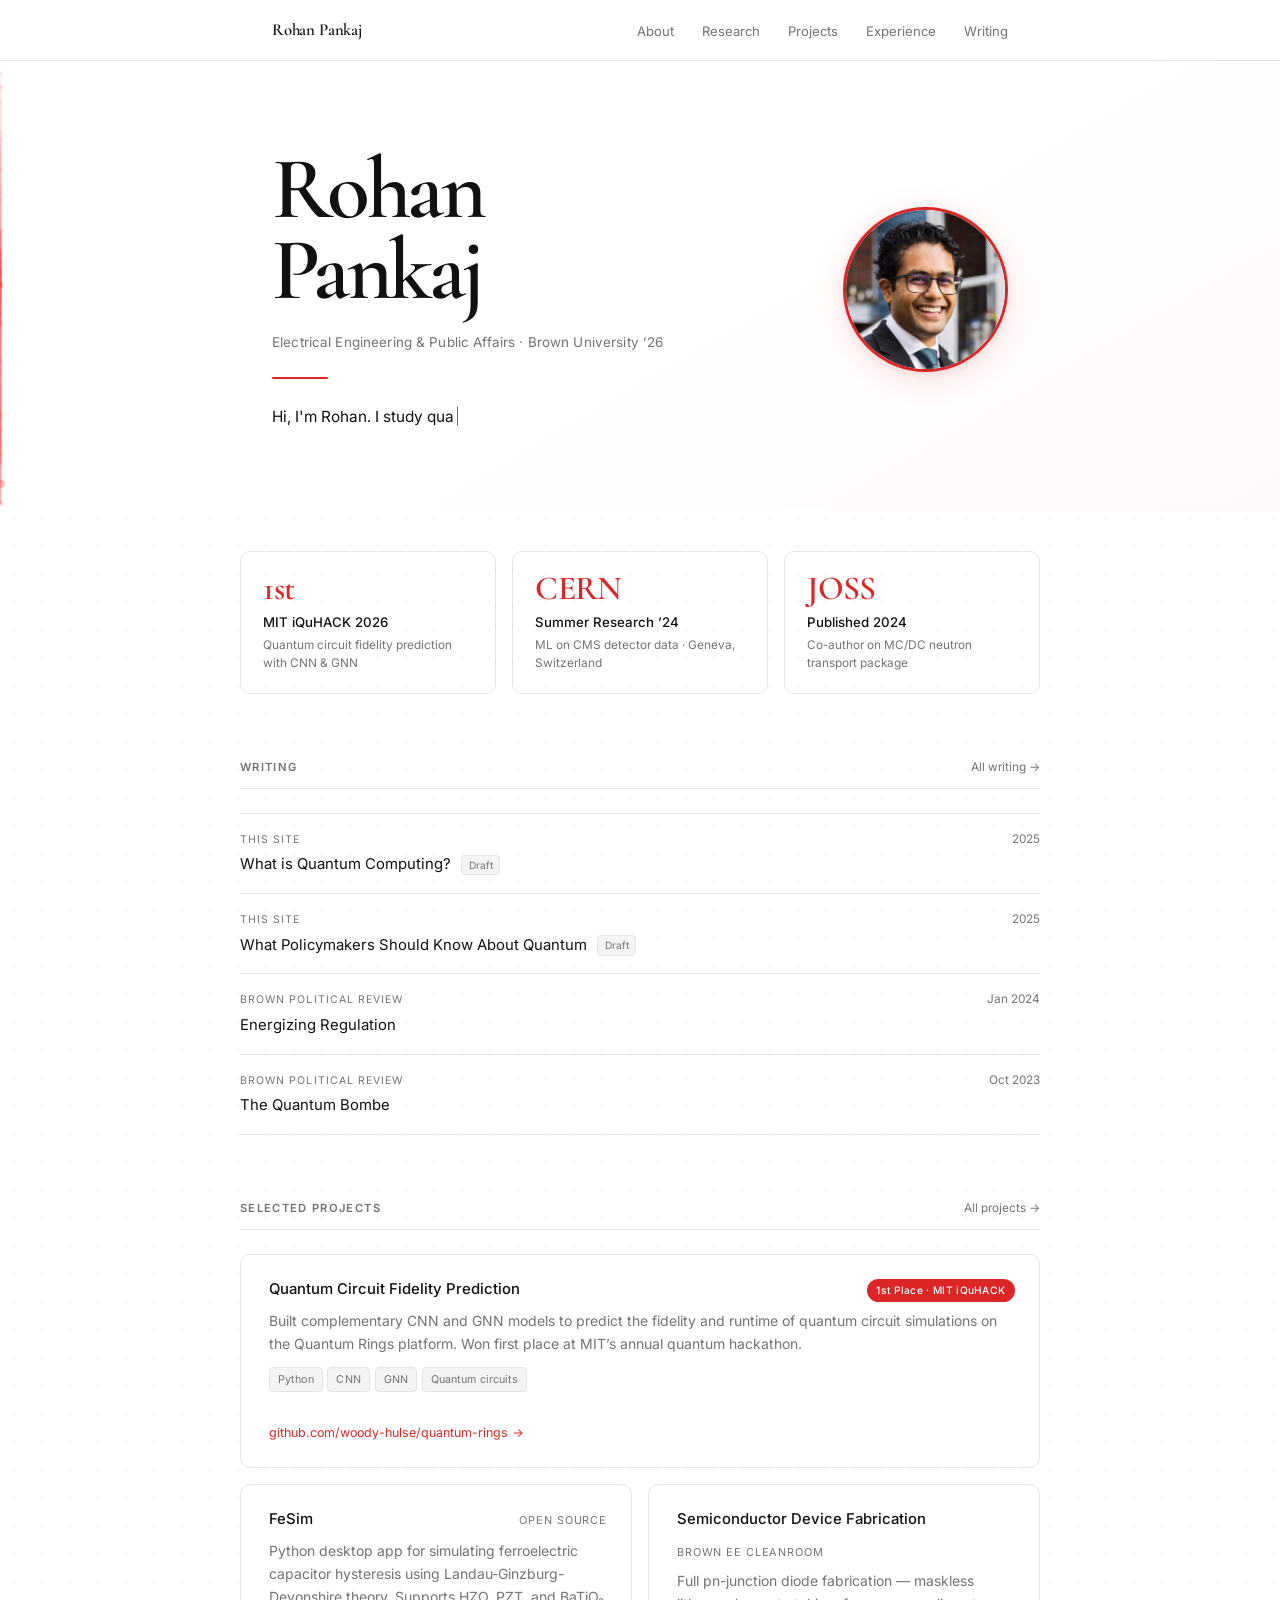
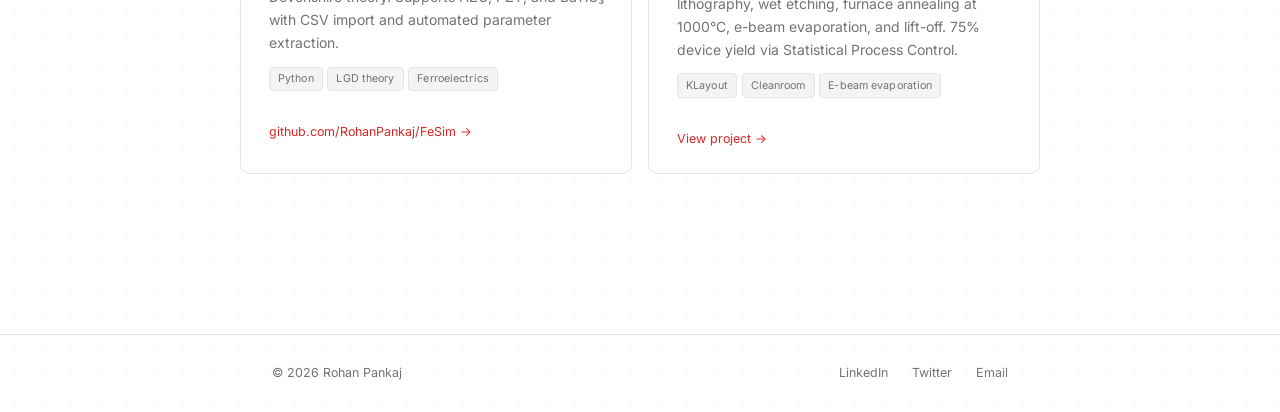
<file: index.html>
<!DOCTYPE html>
<html lang="en">
<head>
  <meta charset="UTF-8" />
  <meta name="viewport" content="width=device-width, initial-scale=1.0" />
  <title>Rohan Pankaj</title>
  <meta name="description" content="Rohan Pankaj — Electrical Engineering and Public Affairs at Brown University. Quantum computing, hardware, and science policy." />
  <link rel="stylesheet" href="css/style.css" />
  <style>
    .hero h1        { animation: hfade 0.7s ease both; animation-delay: 0.05s; }
    .tagline        { animation: hfade 0.7s ease both; animation-delay: 0.2s; }
    .accent-rule    { animation: hfade 0.7s ease both; animation-delay: 0.3s; }
    .hero-bio-wrap  { animation: hfade 0.7s ease both; animation-delay: 0.4s; }
    .hero-visual    { animation: hfade 0.7s ease both; animation-delay: 0.5s; }
    @keyframes hfade {
      from { opacity: 0; transform: translateY(16px); }
      to   { opacity: 1; transform: translateY(0); }
    }
  </style>
</head>
<body>

<nav>
  <div class="container">
    <a href="index.html" class="nav-name">Rohan Pankaj</a>
    <ul class="nav-links">
      <li><a href="about.html">About</a></li>
      <li><a href="research.html">Research</a></li>
      <li><a href="projects.html">Projects</a></li>
      <li><a href="experience.html">Experience</a></li>
      <li><a href="writing.html">Writing</a></li>
    </ul>
  </div>
</nav>

<main>

  <section class="hero">
    <canvas id="particles" aria-hidden="true"></canvas>
    <div class="container">
      <div class="hero-inner">

        <div class="hero-text">
          <h1>Rohan<br>Pankaj</h1>
          <p class="tagline">Electrical Engineering &amp; Public Affairs &middot; Brown University &rsquo;26</p>
          <span class="accent-rule"></span>
          <div class="hero-bio-wrap">
            <span id="typewriter-out" class="hero-bio"></span><span class="tw-cursor" aria-hidden="true">|</span>
          </div>
        </div>

        <div class="hero-visual">
          <img src="photos/headshot.jpg" alt="Rohan Pankaj" class="hero-photo" />
        </div>

      </div>
    </div>
  </section>

  <div class="container page-content">

    <!-- Key highlights -->
    <section class="section fade-in">
      <div class="highlight-strip">
        <div class="highlight-item">
          <span class="highlight-num">1st</span>
          <span class="highlight-label">MIT iQuHACK 2026</span>
          <span class="highlight-sub">Quantum circuit fidelity prediction with CNN &amp; GNN</span>
        </div>
        <div class="highlight-item">
          <span class="highlight-num">CERN</span>
          <span class="highlight-label">Summer Research &rsquo;24</span>
          <span class="highlight-sub">ML on CMS detector data &middot; Geneva, Switzerland</span>
        </div>
        <div class="highlight-item">
          <span class="highlight-num">JOSS</span>
          <span class="highlight-label">Published 2024</span>
          <span class="highlight-sub">Co-author on MC/DC neutron transport package</span>
        </div>
      </div>
    </section>

    <!-- Writing -->
    <section class="section fade-in">
      <div class="section-header">
        <h2>Writing</h2>
        <a href="writing.html" class="see-all">All writing &rarr;</a>
      </div>
      <div class="writing-list">
        <div class="writing-item">
          <div class="writing-item-left">
            <span class="source">This site</span>
            <a href="writing/what-is-quantum.html">What is Quantum Computing?</a>
            <span class="draft-badge">Draft</span>
          </div>
          <span class="date">2025</span>
        </div>
        <div class="writing-item">
          <div class="writing-item-left">
            <span class="source">This site</span>
            <a href="writing/quantum-policy.html">What Policymakers Should Know About Quantum</a>
            <span class="draft-badge">Draft</span>
          </div>
          <span class="date">2025</span>
        </div>
        <div class="writing-item">
          <div class="writing-item-left">
            <span class="source">Brown Political Review</span>
            <a href="https://brownpoliticalreview.org/2024/01/energizing-regulation/" target="_blank" rel="noopener">Energizing Regulation</a>
          </div>
          <span class="date">Jan 2024</span>
        </div>
        <div class="writing-item">
          <div class="writing-item-left">
            <span class="source">Brown Political Review</span>
            <a href="https://brownpoliticalreview.org/2023/10/the-quantum-bombe/" target="_blank" rel="noopener">The Quantum Bombe</a>
          </div>
          <span class="date">Oct 2023</span>
        </div>
      </div>
    </section>

    <!-- Selected projects -->
    <section class="section fade-in">
      <div class="section-header">
        <h2>Selected Projects</h2>
        <a href="projects.html" class="see-all">All projects &rarr;</a>
      </div>
      <div class="project-grid">

        <div class="project-card project-card-award" data-eq="|ψ⟩ = Σ αᵢ|i⟩">
          <div class="project-card-top">
            <h3>Quantum Circuit Fidelity Prediction</h3>
            <span class="project-award-badge">1st Place &middot; MIT iQuHACK</span>
          </div>
          <p>Built complementary CNN and GNN models to predict the fidelity and runtime of quantum circuit simulations on the Quantum Rings platform. Won first place at MIT&rsquo;s annual quantum hackathon.</p>
          <div class="skill-tags">
            <span class="skill-tag">Python</span>
            <span class="skill-tag">CNN</span>
            <span class="skill-tag">GNN</span>
            <span class="skill-tag">Quantum circuits</span>
          </div>
          <br/>
          <a href="https://github.com/woody-hulse/quantum-rings" target="_blank" rel="noopener" class="project-link">github.com/woody-hulse/quantum-rings &rarr;</a>
        </div>

        <div class="project-card" data-eq="F = αP² + βP⁴ − E·P">
          <div class="project-card-top">
            <h3>FeSim</h3>
            <span class="project-org">Open source</span>
          </div>
          <p>Python desktop app for simulating ferroelectric capacitor hysteresis using Landau-Ginzburg-Devonshire theory. Supports HZO, PZT, and BaTiO₃ with CSV import and automated parameter extraction.</p>
          <div class="skill-tags">
            <span class="skill-tag">Python</span>
            <span class="skill-tag">LGD theory</span>
            <span class="skill-tag">Ferroelectrics</span>
          </div>
          <br/>
          <a href="https://github.com/RohanPankaj/FeSim" target="_blank" rel="noopener" class="project-link">github.com/RohanPankaj/FeSim &rarr;</a>
        </div>

        <div class="project-card" data-eq="I = I₀(e^qV/nkT − 1)">
          <div class="project-card-top">
            <h3>Semiconductor Device Fabrication</h3>
            <span class="project-org">Brown EE Cleanroom</span>
          </div>
          <p>Full pn-junction diode fabrication — maskless lithography, wet etching, furnace annealing at 1000°C, e-beam evaporation, and lift-off. 75% device yield via Statistical Process Control.</p>
          <div class="skill-tags">
            <span class="skill-tag">KLayout</span>
            <span class="skill-tag">Cleanroom</span>
            <span class="skill-tag">E-beam evaporation</span>
          </div>
          <br/>
          <a href="projects/semiconductor.html" class="project-link">View project &rarr;</a>
        </div>

      </div>
    </section>

  </div>
</main>

<footer>
  <div class="container">
    <span class="footer-copy">&copy; 2026 Rohan Pankaj</span>
    <div class="footer-links">
      <a href="https://linkedin.com/in/rohanpankaj" target="_blank" rel="noopener">LinkedIn</a>
      <a href="https://twitter.com/RohanSPankaj" target="_blank" rel="noopener">Twitter</a>
      <a href="mailto:rohan@rohanpankaj.com">Email</a>
    </div>
  </div>
</footer>

<script src="js/main.js"></script>
<script>
/* ── Quantum particle background ── */
(function () {
  const canvas = document.getElementById('particles');
  if (!canvas) return;
  const hero = canvas.parentElement;
  const ctx  = canvas.getContext('2d');
  const DPR  = Math.min(window.devicePixelRatio || 1, 2);
  const ACRGB = '220,38,38';
  const N     = window.innerWidth < 640 ? 18 : 52;
  const LINK  = 120;

  function resize() {
    const r = hero.getBoundingClientRect();
    canvas.width  = r.width  * DPR;
    canvas.height = r.height * DPR;
    canvas.style.width  = r.width  + 'px';
    canvas.style.height = r.height + 'px';
    ctx.setTransform(DPR, 0, 0, DPR, 0, 0);
  }
  resize();
  window.addEventListener('resize', resize);

  const W = () => canvas.width  / DPR;
  const H = () => canvas.height / DPR;

  const pts = Array.from({ length: N }, () => ({
    x: Math.random() * W(), y: Math.random() * H(),
    vx: (Math.random() - 0.5) * 0.22, vy: (Math.random() - 0.5) * 0.22,
    r: 1.4 + Math.random() * 0.9, phase: Math.random() * Math.PI * 2, collapseT: 0,
  }));

  let activePair = null, activePairT = 0;
  setInterval(() => {
    const i = Math.floor(Math.random() * N);
    const j = (i + 1 + Math.floor(Math.random() * (N - 1))) % N;
    activePair = [i, j]; activePairT = 90;
  }, 3200);
  setInterval(() => { pts[Math.floor(Math.random() * N)].collapseT = 55; }, 1600);

  function draw() {
    const w = W(), h = H();
    ctx.clearRect(0, 0, w, h);
    pts.forEach(p => {
      p.phase += 0.009;
      p.vx += (Math.random() - 0.5) * 0.018; p.vy += (Math.random() - 0.5) * 0.018;
      const spd = Math.hypot(p.vx, p.vy);
      if (spd > 0.4) { p.vx *= 0.4 / spd; p.vy *= 0.4 / spd; }
      p.vx *= 0.995; p.vy *= 0.995;
      p.x += p.vx; p.y += p.vy;
      if (p.x < 0) { p.x = 0; p.vx =  Math.abs(p.vx); }
      if (p.x > w) { p.x = w; p.vx = -Math.abs(p.vx); }
      if (p.y < 0) { p.y = 0; p.vy =  Math.abs(p.vy); }
      if (p.y > h) { p.y = h; p.vy = -Math.abs(p.vy); }
      if (p.collapseT > 0) p.collapseT--;
    });
    for (let i = 0; i < N; i++) {
      for (let j = i + 1; j < N; j++) {
        const dx = pts[i].x - pts[j].x, dy = pts[i].y - pts[j].y;
        const d  = Math.hypot(dx, dy);
        if (d < LINK) {
          const isActive = activePair && activePair[0] === i && activePair[1] === j;
          const base  = (1 - d / LINK) * 0.07;
          const boost = isActive ? (activePairT / 90) * 0.16 : 0;
          ctx.strokeStyle = `rgba(${ACRGB},${base + boost})`;
          ctx.lineWidth   = isActive ? 1.2 : 0.6;
          ctx.beginPath(); ctx.moveTo(pts[i].x, pts[i].y); ctx.lineTo(pts[j].x, pts[j].y); ctx.stroke();
        }
      }
    }
    if (activePairT > 0) activePairT--;
    pts.forEach(p => {
      const breathe   = 0.5 + 0.5 * Math.sin(p.phase);
      const baseAlpha = 0.07 + 0.04 * breathe;
      const ct = p.collapseT / 55, colAlpha = ct * 0.35, rBoost = ct * 4;
      ctx.fillStyle = `rgba(${ACRGB},${baseAlpha + colAlpha})`;
      ctx.beginPath(); ctx.arc(p.x, p.y, p.r + rBoost, 0, Math.PI * 2); ctx.fill();
      const ang = p.phase * 0.45;
      ctx.strokeStyle = `rgba(${ACRGB},${(baseAlpha + colAlpha) * 0.6})`;
      ctx.lineWidth = 0.5;
      ctx.beginPath(); ctx.moveTo(p.x, p.y);
      ctx.lineTo(p.x + Math.cos(ang) * (p.r + 2.5), p.y + Math.sin(ang) * (p.r + 2.5)); ctx.stroke();
    });
    requestAnimationFrame(draw);
  }
  draw();
})();

/* ── Typewriter intro ── */
(function () {
  const out = document.getElementById('typewriter-out');
  if (!out) return;
  const segments = [
    { text: "Hi, I'm Rohan. ",        pause: 420 },
    { text: "I study quantum computing, hardware, and science policy at Brown. ", pause: 380 },
    { text: "Explore my projects and writing — or reach out if you want to chat.", pause: 0  },
  ];
  let si = 0, ci = 0;
  function type() {
    if (si >= segments.length) return;
    const seg = segments[si];
    if (ci < seg.text.length) {
      out.textContent += seg.text[ci++];
      setTimeout(type, 32);
    } else {
      si++; ci = 0;
      if (si < segments.length) setTimeout(type, seg.pause);
    }
  }
  setTimeout(type, 900);
})();
</script>

</body>
</html>
</file>
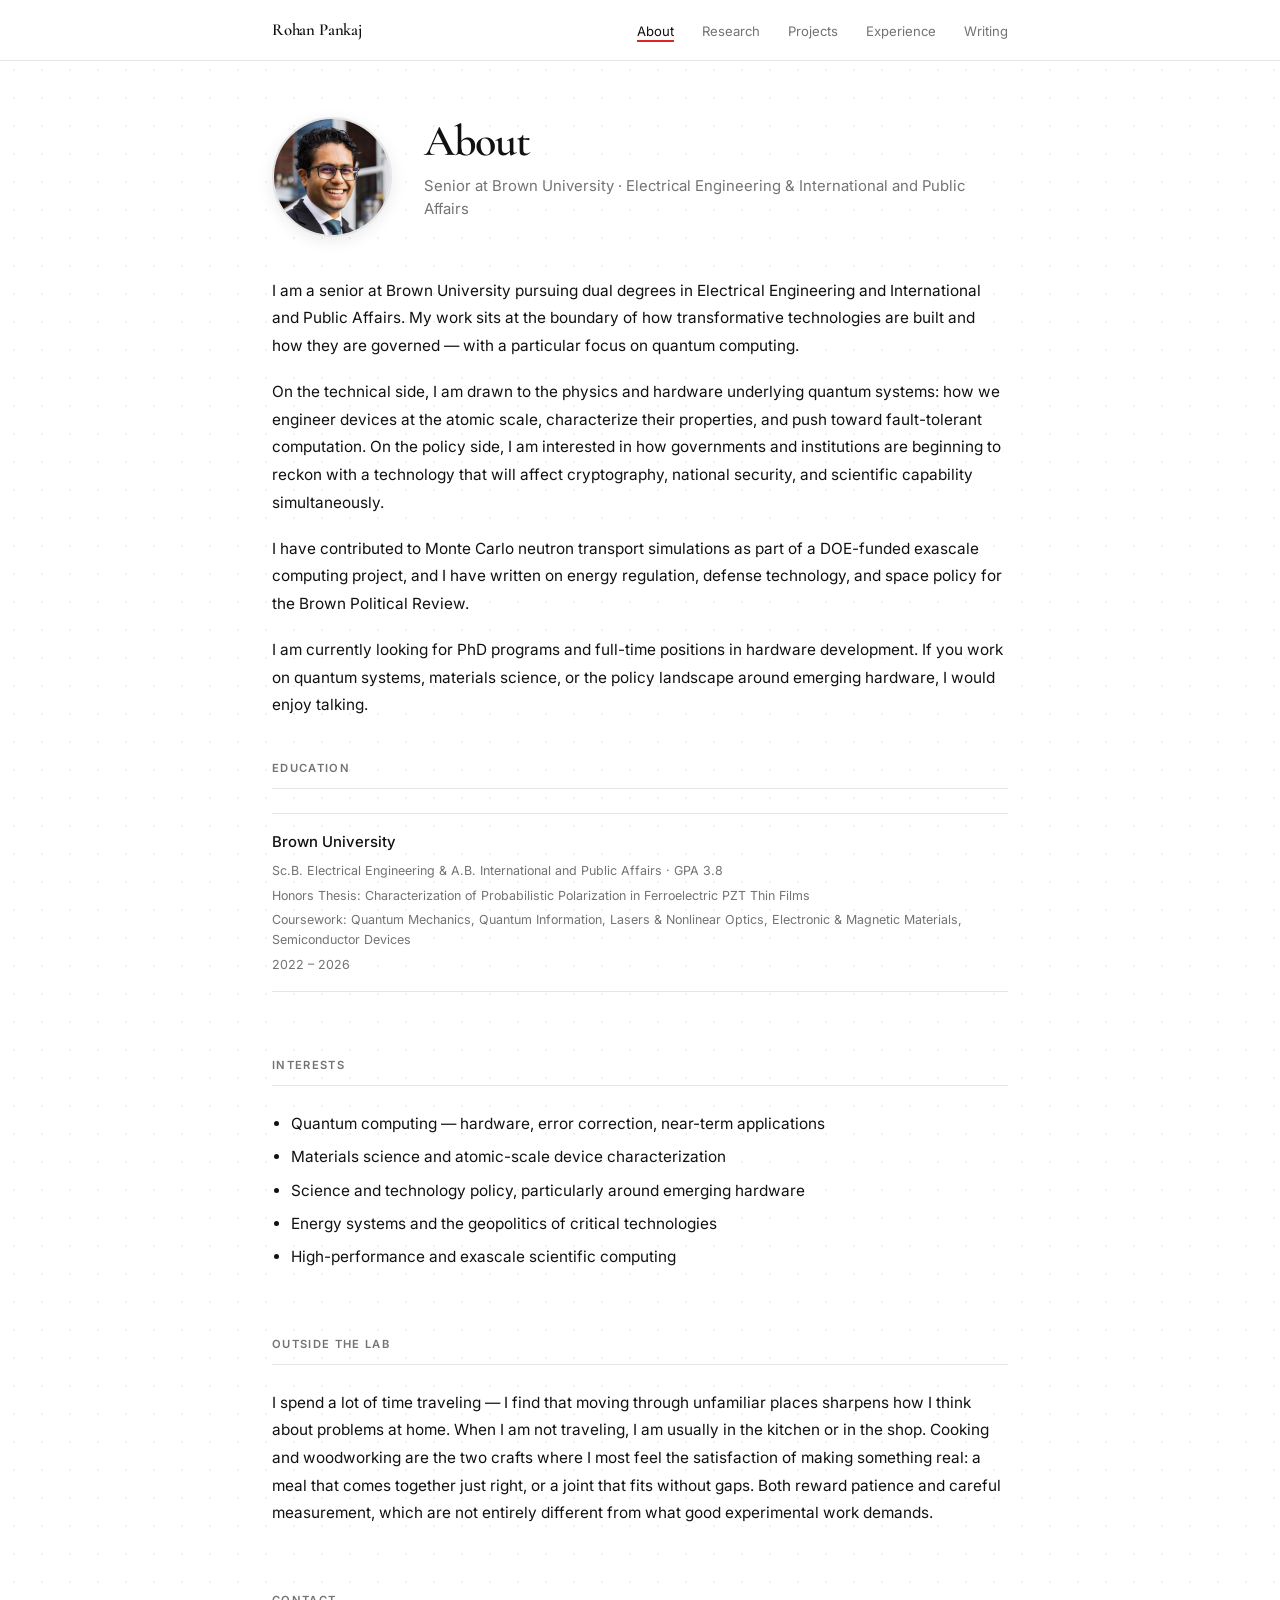
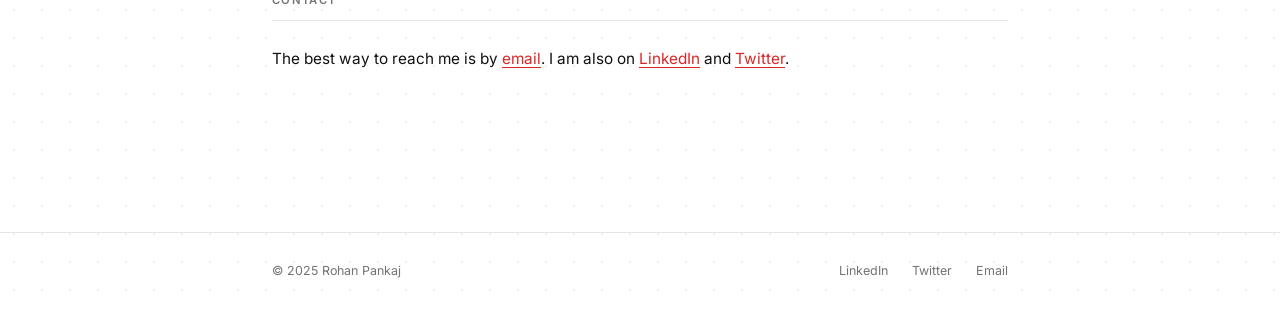
<file: about.html>
<!DOCTYPE html>
<html lang="en">
<head>
  <meta charset="UTF-8" />
  <meta name="viewport" content="width=device-width, initial-scale=1.0" />
  <title>About &mdash; Rohan Pankaj</title>
  <meta name="description" content="About Rohan Pankaj — quantum computing, hardware, and science policy at Brown University." />
  <link rel="stylesheet" href="css/style.css" />
</head>
<body>

<nav>
  <div class="container">
    <a href="index.html" class="nav-name">Rohan Pankaj</a>
    <ul class="nav-links">
      <li><a href="about.html" class="active">About</a></li>
      <li><a href="research.html">Research</a></li>
      <li><a href="projects.html">Projects</a></li>
      <li><a href="experience.html">Experience</a></li>
      <li><a href="writing.html">Writing</a></li>
    </ul>
  </div>
</nav>

<main class="page-main">
  <div class="container">

    <div class="about-header fade-in">
      <img
        src="photos/headshot.jpg"
        alt="Rohan Pankaj"
        class="about-photo"
      />
      <div class="about-header-text">
        <h1 class="page-title">About</h1>
        <p style="font-size:0.93rem; color:var(--text-muted); line-height:1.6;">
          Senior at Brown University &middot; Electrical Engineering &amp; International and Public Affairs
        </p>
      </div>
    </div>

    <div class="prose fade-in">
      <p>
        I am a senior at Brown University pursuing dual degrees in Electrical Engineering
        and International and Public Affairs. My work sits at the boundary of how
        transformative technologies are built and how they are governed &mdash; with a
        particular focus on quantum computing.
      </p>
      <p>
        On the technical side, I am drawn to the physics and hardware underlying quantum
        systems: how we engineer devices at the atomic scale, characterize their properties,
        and push toward fault-tolerant computation. On the policy side, I am interested in
        how governments and institutions are beginning to reckon with a technology that will
        affect cryptography, national security, and scientific capability simultaneously.
      </p>
      <p>
        I have contributed to Monte Carlo neutron transport simulations as part of a
        DOE-funded exascale computing project, and I have written on energy regulation,
        defense technology, and space policy for the Brown Political Review.
      </p>
      <p>
        I am currently looking for PhD programs and full-time positions in hardware
        development. If you work on quantum systems, materials science, or the policy
        landscape around emerging hardware, I would enjoy talking.
      </p>
    </div>

    <section class="section fade-in" style="margin-top:2.5rem;">
      <div class="section-header">
        <h2>Education</h2>
      </div>
      <div>
        <div class="edu-item">
          <div class="edu-left">
            <h3>Brown University</h3>
            <span class="edu-detail">Sc.B. Electrical Engineering &amp; A.B. International and Public Affairs &middot; GPA 3.8</span>
            <span class="edu-detail" style="display:block; margin-top:0.2rem;">
              Honors Thesis: Characterization of Probabilistic Polarization in Ferroelectric PZT Thin Films
            </span>
            <span class="edu-detail" style="display:block; margin-top:0.2rem;">
              Coursework: Quantum Mechanics, Quantum Information, Lasers &amp; Nonlinear Optics,
              Electronic &amp; Magnetic Materials, Semiconductor Devices
            </span>
          </div>
          <span class="edu-year">2022 &ndash; 2026</span>
        </div>
      </div>
    </section>

    <section class="section fade-in">
      <div class="section-header">
        <h2>Interests</h2>
      </div>
      <div class="prose">
        <ul>
          <li>Quantum computing &mdash; hardware, error correction, near-term applications</li>
          <li>Materials science and atomic-scale device characterization</li>
          <li>Science and technology policy, particularly around emerging hardware</li>
          <li>Energy systems and the geopolitics of critical technologies</li>
          <li>High-performance and exascale scientific computing</li>
        </ul>
      </div>
    </section>

    <section class="section fade-in">
      <div class="section-header">
        <h2>Outside the lab</h2>
      </div>
      <div class="prose">
        <p>
          I spend a lot of time traveling &mdash; I find that moving through unfamiliar places
          sharpens how I think about problems at home. When I am not traveling, I am usually
          in the kitchen or in the shop. Cooking and woodworking are the two crafts where I
          most feel the satisfaction of making something real: a meal that comes together just
          right, or a joint that fits without gaps. Both reward patience and careful measurement,
          which are not entirely different from what good experimental work demands.
        </p>
      </div>
    </section>

    <section class="section fade-in">
      <div class="section-header">
        <h2>Contact</h2>
      </div>
      <div class="prose">
        <p>
          The best way to reach me is by
          <a href="mailto:rohan@rohanpankaj.com">email</a>.
          I am also on
          <a href="https://linkedin.com/in/rohanpankaj" target="_blank" rel="noopener">LinkedIn</a>
          and <a href="https://twitter.com/RohanSPankaj" target="_blank" rel="noopener">Twitter</a>.
        </p>
      </div>
    </section>

  </div>
</main>

<footer>
  <div class="container">
    <span class="footer-copy">&copy; 2025 Rohan Pankaj</span>
    <div class="footer-links">
      <a href="https://linkedin.com/in/rohanpankaj" target="_blank" rel="noopener">LinkedIn</a>
      <a href="https://twitter.com/RohanSPankaj" target="_blank" rel="noopener">Twitter</a>
      <a href="mailto:rohan@rohanpankaj.com">Email</a>
    </div>
  </div>
</footer>

<script src="js/main.js"></script>

</body>
</html>
</file>
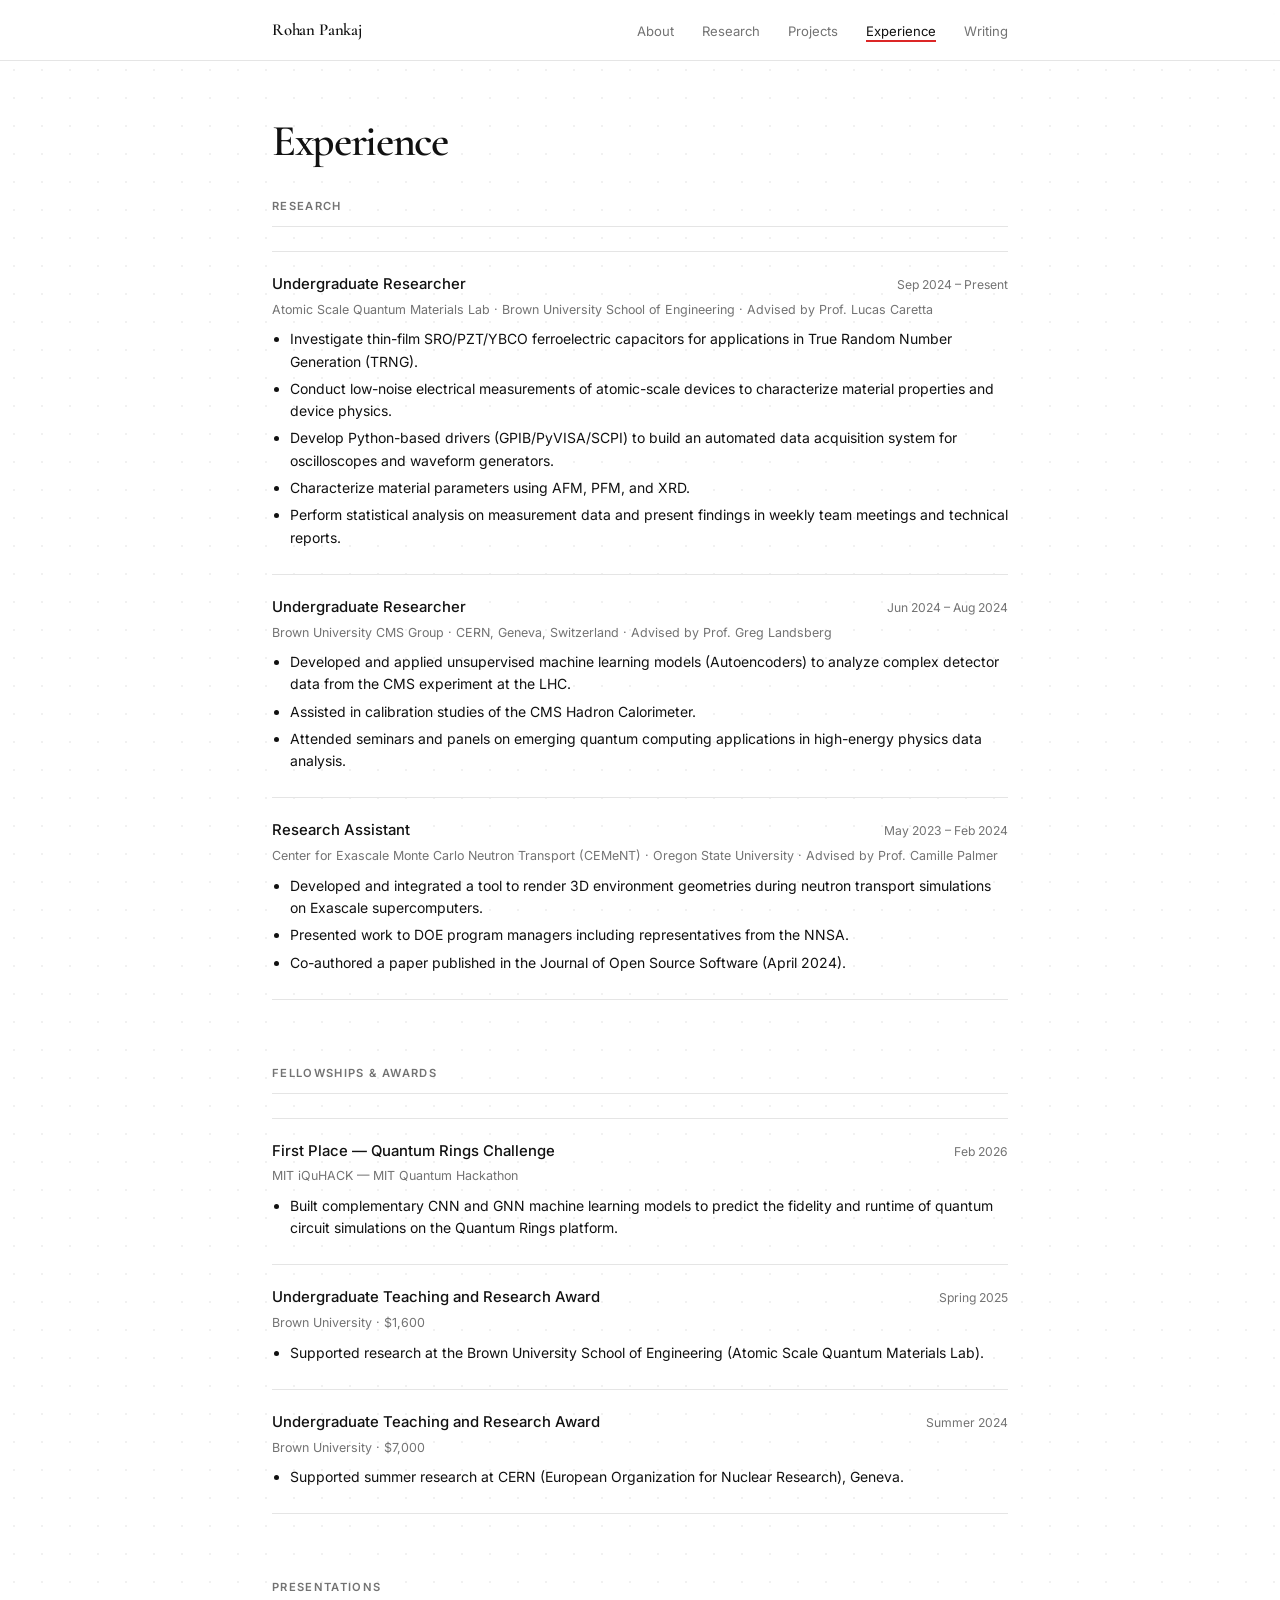
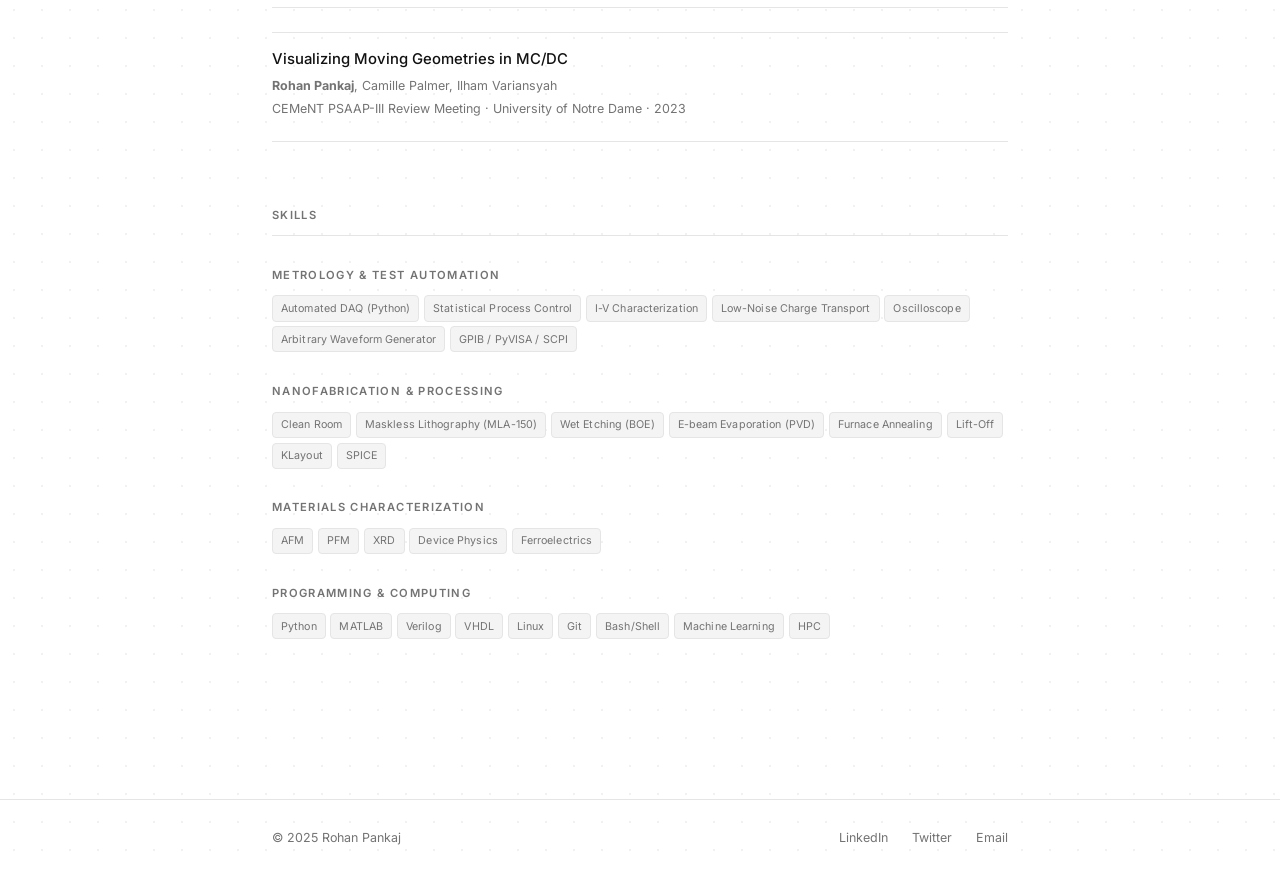
<file: experience.html>
<!DOCTYPE html>
<html lang="en">
<head>
  <meta charset="UTF-8" />
  <meta name="viewport" content="width=device-width, initial-scale=1.0" />
  <title>Experience &mdash; Rohan Pankaj</title>
  <meta name="description" content="Research experience, awards, and skills of Rohan Pankaj." />
  <link rel="stylesheet" href="css/style.css" />
</head>
<body>

<nav>
  <div class="container">
    <a href="index.html" class="nav-name">Rohan Pankaj</a>
    <ul class="nav-links">
      <li><a href="about.html">About</a></li>
      <li><a href="research.html">Research</a></li>
      <li><a href="projects.html">Projects</a></li>
      <li><a href="experience.html" class="active">Experience</a></li>
      <li><a href="writing.html">Writing</a></li>
    </ul>
  </div>
</nav>

<main class="page-main">
  <div class="container">

    <h1 class="page-title fade-in">Experience</h1>

    <section class="section fade-in">
      <div class="section-header">
        <h2>Research</h2>
      </div>
      <div class="exp-list">

        <div class="exp-item">
          <div class="exp-header">
            <span class="exp-role">Undergraduate Researcher</span>
            <span class="exp-dates">Sep 2024 &ndash; Present</span>
          </div>
          <div class="exp-org">
            Atomic Scale Quantum Materials Lab &middot; Brown University School of Engineering
            &middot; Advised by Prof. Lucas Caretta
          </div>
          <ul class="exp-bullets">
            <li>Investigate thin-film SRO/PZT/YBCO ferroelectric capacitors for applications in True Random Number Generation (TRNG).</li>
            <li>Conduct low-noise electrical measurements of atomic-scale devices to characterize material properties and device physics.</li>
            <li>Develop Python-based drivers (GPIB/PyVISA/SCPI) to build an automated data acquisition system for oscilloscopes and waveform generators.</li>
            <li>Characterize material parameters using AFM, PFM, and XRD.</li>
            <li>Perform statistical analysis on measurement data and present findings in weekly team meetings and technical reports.</li>
          </ul>
        </div>

        <div class="exp-item">
          <div class="exp-header">
            <span class="exp-role">Undergraduate Researcher</span>
            <span class="exp-dates">Jun 2024 &ndash; Aug 2024</span>
          </div>
          <div class="exp-org">
            Brown University CMS Group &middot; CERN, Geneva, Switzerland
            &middot; Advised by Prof. Greg Landsberg
          </div>
          <ul class="exp-bullets">
            <li>Developed and applied unsupervised machine learning models (Autoencoders) to analyze complex detector data from the CMS experiment at the LHC.</li>
            <li>Assisted in calibration studies of the CMS Hadron Calorimeter.</li>
            <li>Attended seminars and panels on emerging quantum computing applications in high-energy physics data analysis.</li>
          </ul>
        </div>

        <div class="exp-item">
          <div class="exp-header">
            <span class="exp-role">Research Assistant</span>
            <span class="exp-dates">May 2023 &ndash; Feb 2024</span>
          </div>
          <div class="exp-org">
            Center for Exascale Monte Carlo Neutron Transport (CEMeNT) &middot;
            Oregon State University &middot; Advised by Prof. Camille Palmer
          </div>
          <ul class="exp-bullets">
            <li>Developed and integrated a tool to render 3D environment geometries during neutron transport simulations on Exascale supercomputers.</li>
            <li>Presented work to DOE program managers including representatives from the NNSA.</li>
            <li>Co-authored a paper published in the Journal of Open Source Software (April 2024).</li>
          </ul>
        </div>

      </div>
    </section>

    <section class="section fade-in">
      <div class="section-header">
        <h2>Fellowships &amp; Awards</h2>
      </div>
      <div class="exp-list">

        <div class="exp-item">
          <div class="exp-header">
            <span class="exp-role">First Place &mdash; Quantum Rings Challenge</span>
            <span class="exp-dates">Feb 2026</span>
          </div>
          <div class="exp-org">MIT iQuHACK &mdash; MIT Quantum Hackathon</div>
          <ul class="exp-bullets">
            <li>Built complementary CNN and GNN machine learning models to predict the fidelity and runtime of quantum circuit simulations on the Quantum Rings platform.</li>
          </ul>
        </div>

        <div class="exp-item">
          <div class="exp-header">
            <span class="exp-role">Undergraduate Teaching and Research Award</span>
            <span class="exp-dates">Spring 2025</span>
          </div>
          <div class="exp-org">Brown University &middot; $1,600</div>
          <ul class="exp-bullets">
            <li>Supported research at the Brown University School of Engineering (Atomic Scale Quantum Materials Lab).</li>
          </ul>
        </div>

        <div class="exp-item">
          <div class="exp-header">
            <span class="exp-role">Undergraduate Teaching and Research Award</span>
            <span class="exp-dates">Summer 2024</span>
          </div>
          <div class="exp-org">Brown University &middot; $7,000</div>
          <ul class="exp-bullets">
            <li>Supported summer research at CERN (European Organization for Nuclear Research), Geneva.</li>
          </ul>
        </div>

      </div>
    </section>

    <section class="section fade-in">
      <div class="section-header">
        <h2>Presentations</h2>
      </div>
      <div class="pub-list">
        <div class="pub-item">
          <div class="pub-title">Visualizing Moving Geometries in MC/DC</div>
          <div class="pub-authors"><strong>Rohan Pankaj</strong>, Camille Palmer, Ilham Variansyah</div>
          <div class="pub-venue">CEMeNT PSAAP-III Review Meeting &middot; University of Notre Dame &middot; 2023</div>
        </div>
      </div>
    </section>

    <section class="section fade-in">
      <div class="section-header">
        <h2>Skills</h2>
      </div>
      <div class="prose">
        <h2>Metrology &amp; Test Automation</h2>
        <div class="skill-tags" style="margin-bottom:1.1rem;">
          <span class="skill-tag">Automated DAQ (Python)</span>
          <span class="skill-tag">Statistical Process Control</span>
          <span class="skill-tag">I-V Characterization</span>
          <span class="skill-tag">Low-Noise Charge Transport</span>
          <span class="skill-tag">Oscilloscope</span>
          <span class="skill-tag">Arbitrary Waveform Generator</span>
          <span class="skill-tag">GPIB / PyVISA / SCPI</span>
        </div>

        <h2>Nanofabrication &amp; Processing</h2>
        <div class="skill-tags" style="margin-bottom:1.1rem;">
          <span class="skill-tag">Clean Room</span>
          <span class="skill-tag">Maskless Lithography (MLA-150)</span>
          <span class="skill-tag">Wet Etching (BOE)</span>
          <span class="skill-tag">E-beam Evaporation (PVD)</span>
          <span class="skill-tag">Furnace Annealing</span>
          <span class="skill-tag">Lift-Off</span>
          <span class="skill-tag">KLayout</span>
          <span class="skill-tag">SPICE</span>
        </div>

        <h2>Materials Characterization</h2>
        <div class="skill-tags" style="margin-bottom:1.1rem;">
          <span class="skill-tag">AFM</span>
          <span class="skill-tag">PFM</span>
          <span class="skill-tag">XRD</span>
          <span class="skill-tag">Device Physics</span>
          <span class="skill-tag">Ferroelectrics</span>
        </div>

        <h2>Programming &amp; Computing</h2>
        <div class="skill-tags">
          <span class="skill-tag">Python</span>
          <span class="skill-tag">MATLAB</span>
          <span class="skill-tag">Verilog</span>
          <span class="skill-tag">VHDL</span>
          <span class="skill-tag">Linux</span>
          <span class="skill-tag">Git</span>
          <span class="skill-tag">Bash/Shell</span>
          <span class="skill-tag">Machine Learning</span>
          <span class="skill-tag">HPC</span>
        </div>
      </div>
    </section>

  </div>
</main>

<footer>
  <div class="container">
    <span class="footer-copy">&copy; 2025 Rohan Pankaj</span>
    <div class="footer-links">
      <a href="https://linkedin.com/in/rohanpankaj" target="_blank" rel="noopener">LinkedIn</a>
      <a href="https://twitter.com/RohanSPankaj" target="_blank" rel="noopener">Twitter</a>
      <a href="mailto:rohan@rohanpankaj.com">Email</a>
    </div>
  </div>
</footer>

<script src="js/main.js"></script>

</body>
</html>
</file>
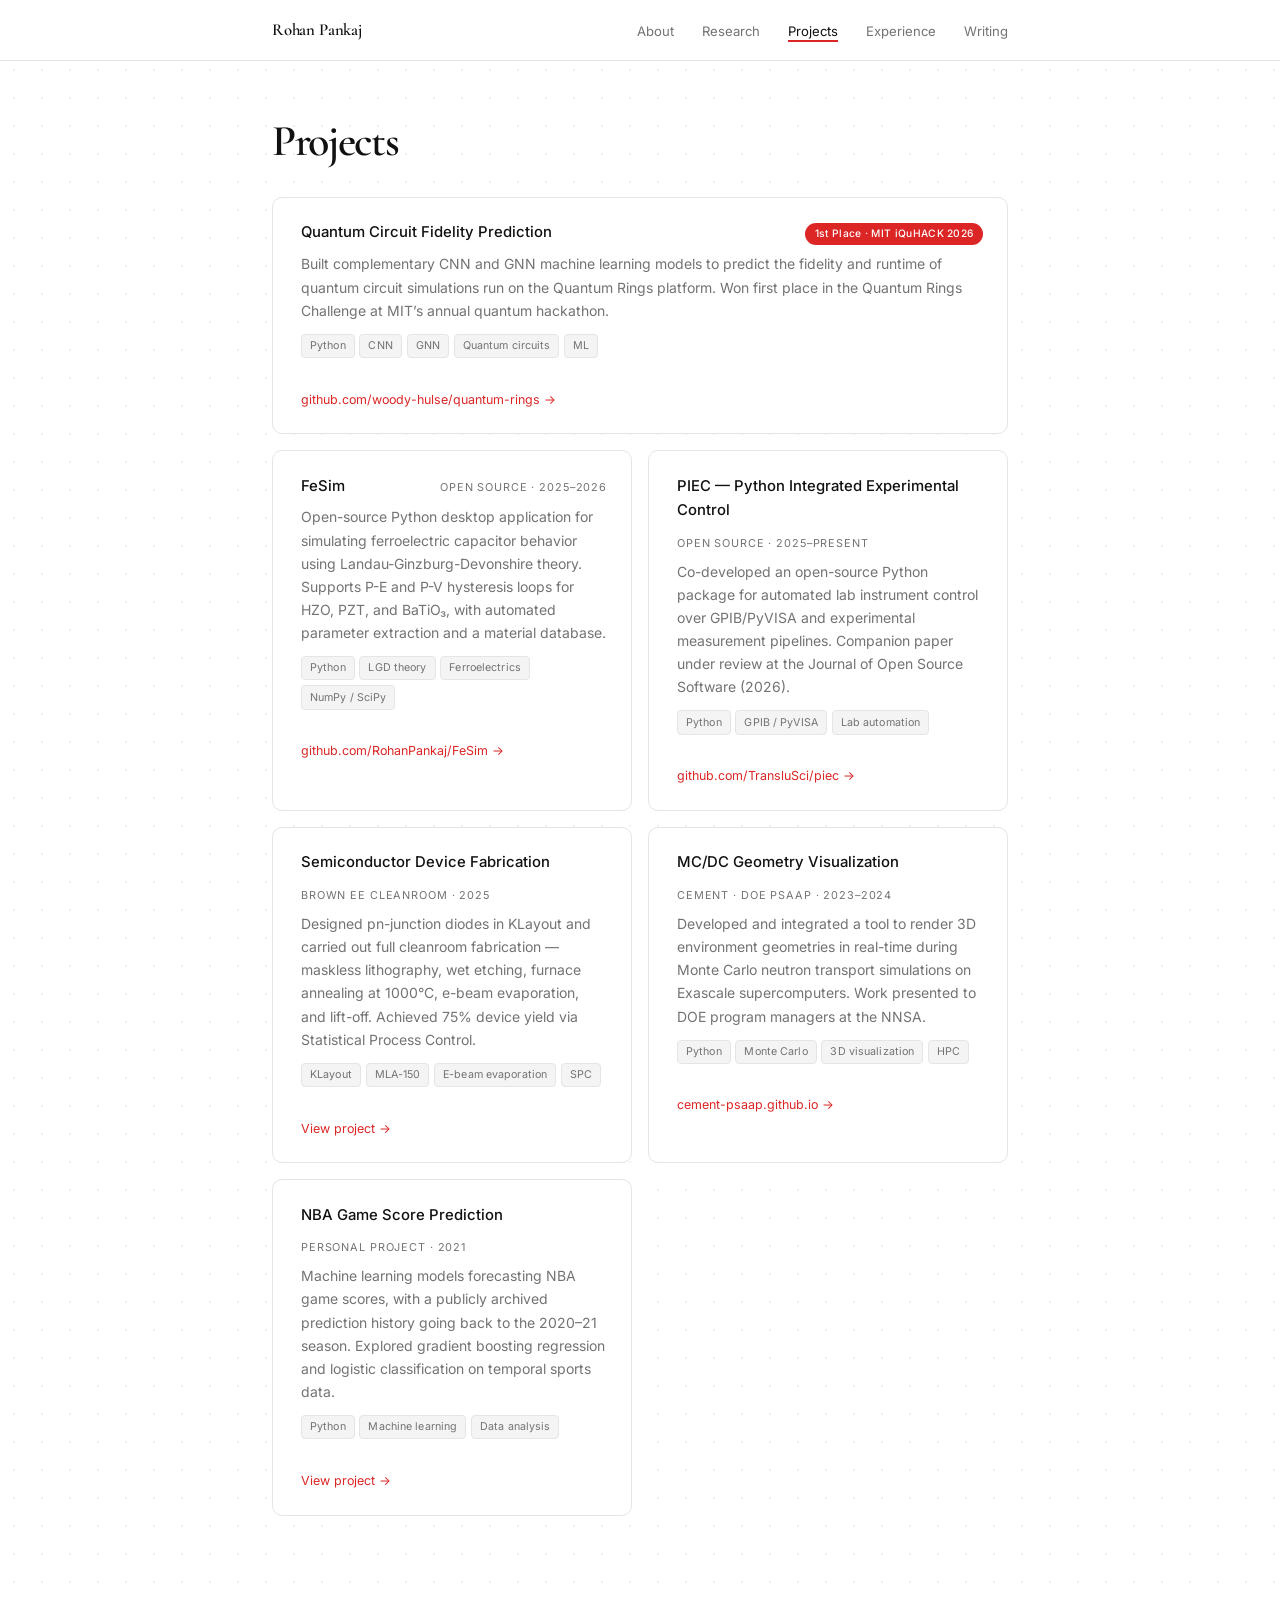
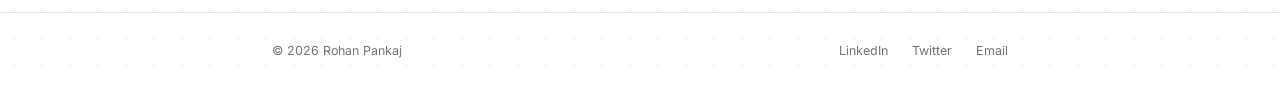
<file: projects.html>
<!DOCTYPE html>
<html lang="en">
<head>
  <meta charset="UTF-8" />
  <meta name="viewport" content="width=device-width, initial-scale=1.0" />
  <title>Projects &mdash; Rohan Pankaj</title>
  <meta name="description" content="Projects by Rohan Pankaj — quantum ML, lab automation, device fabrication, and more." />
  <link rel="stylesheet" href="css/style.css" />
</head>
<body>

<nav>
  <div class="container">
    <a href="index.html" class="nav-name">Rohan Pankaj</a>
    <ul class="nav-links">
      <li><a href="about.html">About</a></li>
      <li><a href="research.html">Research</a></li>
      <li><a href="projects.html" class="active">Projects</a></li>
      <li><a href="experience.html">Experience</a></li>
      <li><a href="writing.html">Writing</a></li>
    </ul>
  </div>
</nav>

<main class="page-main">
  <div class="container">

    <h1 class="page-title fade-in">Projects</h1>

    <div class="project-grid fade-in">

      <!-- ── Featured award card ── -->
      <div class="project-card project-card-award" data-eq="|ψ⟩ = Σ αᵢ|i⟩">
        <div class="project-card-top">
          <h3>Quantum Circuit Fidelity Prediction</h3>
          <span class="project-award-badge">1st Place &middot; MIT iQuHACK 2026</span>
        </div>
        <p>
          Built complementary CNN and GNN machine learning models to predict the fidelity
          and runtime of quantum circuit simulations run on the Quantum Rings platform.
          Won first place in the Quantum Rings Challenge at MIT&rsquo;s annual quantum hackathon.
        </p>
        <div class="skill-tags">
          <span class="skill-tag">Python</span>
          <span class="skill-tag">CNN</span>
          <span class="skill-tag">GNN</span>
          <span class="skill-tag">Quantum circuits</span>
          <span class="skill-tag">ML</span>
        </div>
        <br/>
        <a href="https://github.com/woody-hulse/quantum-rings" target="_blank" rel="noopener" class="project-link">
          github.com/woody-hulse/quantum-rings &rarr;
        </a>
      </div>

      <!-- ── Regular cards (2-column grid) ── -->

      <div class="project-card" data-eq="F = αP² + βP⁴ − E·P">
        <div class="project-card-top">
          <h3>FeSim</h3>
          <span class="project-org">Open source &middot; 2025&ndash;2026</span>
        </div>
        <p>
          Open-source Python desktop application for simulating ferroelectric capacitor
          behavior using Landau-Ginzburg-Devonshire theory. Supports P-E and P-V hysteresis
          loops for HZO, PZT, and BaTiO₃, with automated parameter extraction and a
          material database.
        </p>
        <div class="skill-tags">
          <span class="skill-tag">Python</span>
          <span class="skill-tag">LGD theory</span>
          <span class="skill-tag">Ferroelectrics</span>
          <span class="skill-tag">NumPy / SciPy</span>
        </div>
        <br/>
        <a href="https://github.com/RohanPankaj/FeSim" target="_blank" rel="noopener" class="project-link">
          github.com/RohanPankaj/FeSim &rarr;
        </a>
      </div>

      <div class="project-card" data-eq="δy/δt = f(y, u)">
        <div class="project-card-top">
          <h3>PIEC &mdash; Python Integrated Experimental Control</h3>
          <span class="project-org">Open source &middot; 2025&ndash;Present</span>
        </div>
        <p>
          Co-developed an open-source Python package for automated lab instrument control
          over GPIB/PyVISA and experimental measurement pipelines. Companion paper under
          review at the Journal of Open Source Software (2026).
        </p>
        <div class="skill-tags">
          <span class="skill-tag">Python</span>
          <span class="skill-tag">GPIB / PyVISA</span>
          <span class="skill-tag">Lab automation</span>
        </div>
        <br/>
        <a href="https://github.com/TransluSci/piec" target="_blank" rel="noopener" class="project-link">
          github.com/TransluSci/piec &rarr;
        </a>
      </div>

      <div class="project-card" data-eq="I = I₀(e^qV/nkT − 1)">
        <div class="project-card-top">
          <h3>Semiconductor Device Fabrication</h3>
          <span class="project-org">Brown EE Cleanroom &middot; 2025</span>
        </div>
        <p>
          Designed pn-junction diodes in KLayout and carried out full cleanroom fabrication —
          maskless lithography, wet etching, furnace annealing at 1000°C, e-beam evaporation,
          and lift-off. Achieved 75% device yield via Statistical Process Control.
        </p>
        <div class="skill-tags">
          <span class="skill-tag">KLayout</span>
          <span class="skill-tag">MLA-150</span>
          <span class="skill-tag">E-beam evaporation</span>
          <span class="skill-tag">SPC</span>
        </div>
        <br/>
        <a href="projects/semiconductor.html" class="project-link">View project &rarr;</a>
      </div>

      <div class="project-card" data-eq="∇·Ωφ + Σₜφ = S">
        <div class="project-card-top">
          <h3>MC/DC Geometry Visualization</h3>
          <span class="project-org">CEMeNT &middot; DOE PSAAP &middot; 2023&ndash;2024</span>
        </div>
        <p>
          Developed and integrated a tool to render 3D environment geometries in real-time
          during Monte Carlo neutron transport simulations on Exascale supercomputers.
          Work presented to DOE program managers at the NNSA.
        </p>
        <div class="skill-tags">
          <span class="skill-tag">Python</span>
          <span class="skill-tag">Monte Carlo</span>
          <span class="skill-tag">3D visualization</span>
          <span class="skill-tag">HPC</span>
        </div>
        <br/>
        <a href="https://cement-psaap.github.io/" target="_blank" rel="noopener" class="project-link">
          cement-psaap.github.io &rarr;
        </a>
      </div>

      <div class="project-card" data-eq="ŷ = Xβ + ε">
        <div class="project-card-top">
          <h3>NBA Game Score Prediction</h3>
          <span class="project-org">Personal project &middot; 2021</span>
        </div>
        <p>
          Machine learning models forecasting NBA game scores, with a publicly archived
          prediction history going back to the 2020&ndash;21 season. Explored gradient
          boosting regression and logistic classification on temporal sports data.
        </p>
        <div class="skill-tags">
          <span class="skill-tag">Python</span>
          <span class="skill-tag">Machine learning</span>
          <span class="skill-tag">Data analysis</span>
        </div>
        <br/>
        <a href="projects/nba-predictions.html" class="project-link">View project &rarr;</a>
      </div>

    </div>

  </div>
</main>

<footer>
  <div class="container">
    <span class="footer-copy">&copy; 2026 Rohan Pankaj</span>
    <div class="footer-links">
      <a href="https://linkedin.com/in/rohanpankaj" target="_blank" rel="noopener">LinkedIn</a>
      <a href="https://twitter.com/RohanSPankaj" target="_blank" rel="noopener">Twitter</a>
      <a href="mailto:rohan@rohanpankaj.com">Email</a>
    </div>
  </div>
</footer>

<script src="js/main.js"></script>

</body>
</html>
</file>
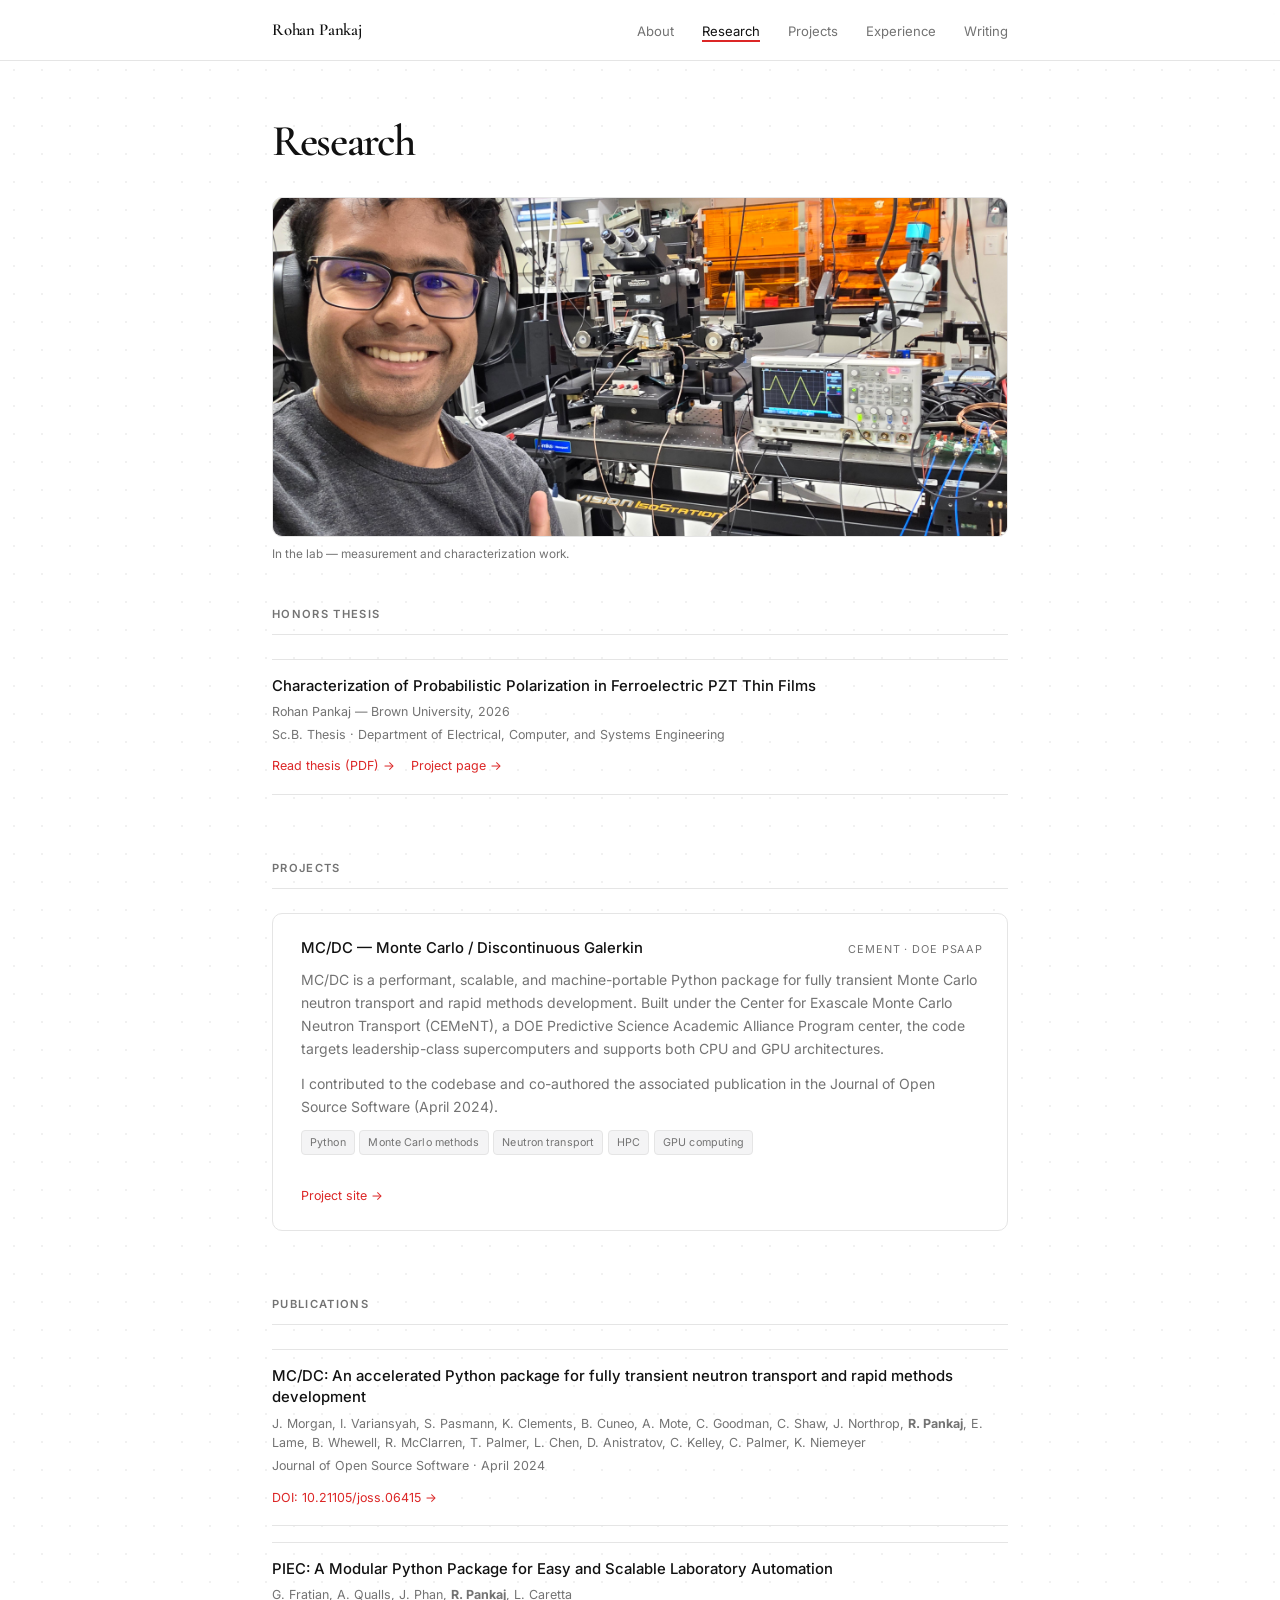
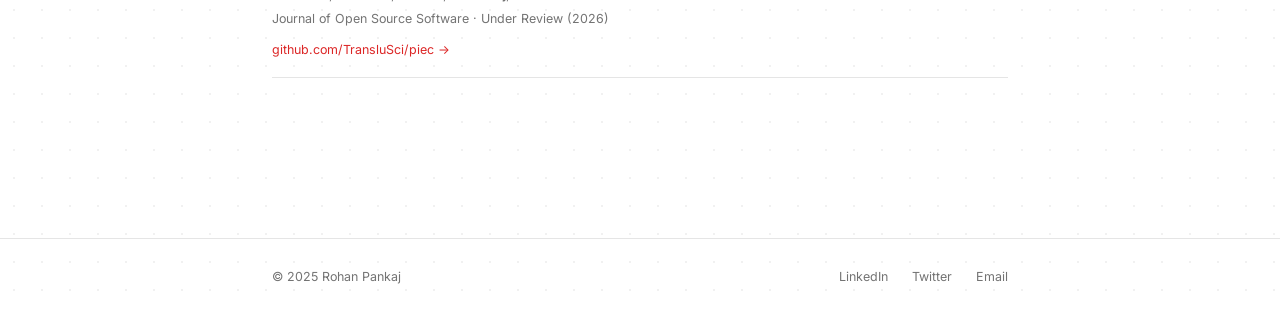
<file: research.html>
<!DOCTYPE html>
<html lang="en">
<head>
  <meta charset="UTF-8" />
  <meta name="viewport" content="width=device-width, initial-scale=1.0" />
  <title>Research &mdash; Rohan Pankaj</title>
  <meta name="description" content="Research and publications by Rohan Pankaj." />
  <link rel="stylesheet" href="css/style.css" />
</head>
<body>

<nav>
  <div class="container">
    <a href="index.html" class="nav-name">Rohan Pankaj</a>
    <ul class="nav-links">
      <li><a href="about.html">About</a></li>
      <li><a href="research.html" class="active">Research</a></li>
      <li><a href="projects.html">Projects</a></li>
      <li><a href="experience.html">Experience</a></li>
      <li><a href="writing.html">Writing</a></li>
    </ul>
  </div>
</nav>

<main class="page-main">
  <div class="container">

    <h1 class="page-title fade-in">Research</h1>

    <div class="lab-photo-wrap fade-in">
      <img
        src="photos/lab.jpg"
        alt="Rohan in the lab with oscilloscopes and optical equipment"
        class="lab-photo"
      />
      <p class="photo-caption">In the lab &mdash; measurement and characterization work.</p>
    </div>

    <section class="section fade-in" style="margin-top:2.5rem;">
      <div class="section-header">
        <h2>Honors Thesis</h2>
      </div>
      <div class="pub-list">
        <div class="pub-item">
          <div class="pub-title">
            Characterization of Probabilistic Polarization in Ferroelectric PZT Thin Films
          </div>
          <div class="pub-authors">Rohan Pankaj &mdash; Brown University, 2026</div>
          <div class="pub-venue">
            Sc.B. Thesis &middot; Department of Electrical, Computer, and Systems Engineering
          </div>
          <a href="docs/thesis.pdf" target="_blank" rel="noopener" class="pub-link">Read thesis (PDF) &rarr;</a>
          &ensp;
          <a href="projects/thesis.html" class="pub-link">Project page &rarr;</a>
        </div>
      </div>
    </section>

    <section class="section fade-in" style="margin-top:2.5rem;">
      <div class="section-header">
        <h2>Projects</h2>
      </div>
      <div class="project-list">

        <div class="project-card">
          <div class="project-card-top">
            <h3>MC/DC &mdash; Monte Carlo / Discontinuous Galerkin</h3>
            <span class="project-org">CEMeNT &middot; DOE PSAAP</span>
          </div>
          <p>
            MC/DC is a performant, scalable, and machine-portable Python package for
            fully transient Monte Carlo neutron transport and rapid methods development.
            Built under the Center for Exascale Monte Carlo Neutron Transport (CEMeNT),
            a DOE Predictive Science Academic Alliance Program center, the code targets
            leadership-class supercomputers and supports both CPU and GPU architectures.
          </p>
          <p>
            I contributed to the codebase and co-authored the associated publication
            in the Journal of Open Source Software (April 2024).
          </p>
          <div class="skill-tags">
            <span class="skill-tag">Python</span>
            <span class="skill-tag">Monte Carlo methods</span>
            <span class="skill-tag">Neutron transport</span>
            <span class="skill-tag">HPC</span>
            <span class="skill-tag">GPU computing</span>
          </div>
          <br/>
          <a href="https://cement-psaap.github.io/" target="_blank" rel="noopener" class="project-link">Project site &rarr;</a>
        </div>

      </div>
    </section>

    <section class="section fade-in">
      <div class="section-header">
        <h2>Publications</h2>
      </div>

      <div id="pubs-container">
        <div id="pubs-loading">Loading publications&hellip;</div>
      </div>

      <div style="margin-top:1rem;">
        <div class="pub-item">
          <div class="pub-title">
            PIEC: A Modular Python Package for Easy and Scalable Laboratory Automation
          </div>
          <div class="pub-authors">
            G. Fratian, A. Qualls, J. Phan, <strong>R. Pankaj</strong>, L. Caretta
          </div>
          <div class="pub-venue">Journal of Open Source Software &middot; Under Review (2026)</div>
          <a href="https://github.com/TransluSci/piec" target="_blank" rel="noopener" class="pub-link">
            github.com/TransluSci/piec &rarr;
          </a>
        </div>
      </div>

      <noscript>
        <div class="pub-list">
          <div class="pub-item">
            <div class="pub-title">
              MC/DC: An accelerated Python package for fully transient neutron transport
              and rapid methods development
            </div>
            <div class="pub-authors">
              J. Morgan, I. Variansyah, S. Pasmann, K. Clements, B. Cuneo, A. Mote,
              C. Goodman, C. Shaw, J. Northrop, <strong>R. Pankaj</strong>, E. Lame,
              B. Whewell, R. McClarren, T. Palmer, L. Chen, D. Anistratov, C. Kelley,
              C. Palmer, K. Niemeyer
            </div>
            <div class="pub-venue">Journal of Open Source Software &middot; April 2024</div>
            <a href="https://doi.org/10.21105/joss.06415" target="_blank" rel="noopener" class="pub-link">
              DOI: 10.21105/joss.06415 &rarr;
            </a>
          </div>
        </div>
      </noscript>
    </section>

  </div>
</main>

<footer>
  <div class="container">
    <span class="footer-copy">&copy; 2025 Rohan Pankaj</span>
    <div class="footer-links">
      <a href="https://linkedin.com/in/rohanpankaj" target="_blank" rel="noopener">LinkedIn</a>
      <a href="https://twitter.com/RohanSPankaj" target="_blank" rel="noopener">Twitter</a>
      <a href="mailto:rohan@rohanpankaj.com">Email</a>
    </div>
  </div>
</footer>

<script>
const SEMANTIC_SCHOLAR_AUTHOR_ID = "";

async function loadPublications() {
  const container = document.getElementById('pubs-container');
  if (!SEMANTIC_SCHOLAR_AUTHOR_ID) { renderStaticPubs(container); return; }
  try {
    const res = await fetch(
      `https://api.semanticscholar.org/graph/v1/author/${SEMANTIC_SCHOLAR_AUTHOR_ID}` +
      `?fields=papers.title,papers.year,papers.venue,papers.externalIds,papers.authors`
    );
    if (!res.ok) throw new Error();
    const data = await res.json();
    const papers = (data.papers || []).filter(p => p.year).sort((a, b) => b.year - a.year);
    if (!papers.length) { renderStaticPubs(container); return; }
    const list = document.createElement('div');
    list.className = 'pub-list';
    papers.forEach(p => {
      const doi = p.externalIds && p.externalIds.DOI;
      const authors = (p.authors || [])
        .map(a => a.name === 'Rohan Pankaj' ? `<strong>${a.name}</strong>` : a.name)
        .join(', ');
      list.innerHTML += `<div class="pub-item">
        <div class="pub-title">${p.title}</div>
        <div class="pub-authors">${authors}</div>
        <div class="pub-venue">${p.venue || ''}${p.year ? ' &middot; ' + p.year : ''}</div>
        ${doi ? `<a href="https://doi.org/${doi}" target="_blank" rel="noopener" class="pub-link">DOI: ${doi} &rarr;</a>` : ''}
      </div>`;
    });
    container.innerHTML = '';
    container.appendChild(list);
  } catch { renderStaticPubs(container); }
}

function renderStaticPubs(container) {
  container.innerHTML = `<div class="pub-list"><div class="pub-item">
    <div class="pub-title">MC/DC: An accelerated Python package for fully transient neutron transport and rapid methods development</div>
    <div class="pub-authors">J. Morgan, I. Variansyah, S. Pasmann, K. Clements, B. Cuneo, A. Mote, C. Goodman, C. Shaw, J. Northrop, <strong>R. Pankaj</strong>, E. Lame, B. Whewell, R. McClarren, T. Palmer, L. Chen, D. Anistratov, C. Kelley, C. Palmer, K. Niemeyer</div>
    <div class="pub-venue">Journal of Open Source Software &middot; April 2024</div>
    <a href="https://doi.org/10.21105/joss.06415" target="_blank" rel="noopener" class="pub-link">DOI: 10.21105/joss.06415 &rarr;</a>
  </div></div>`;
}

loadPublications();
</script>
<script src="js/main.js"></script>

</body>
</html>
</file>
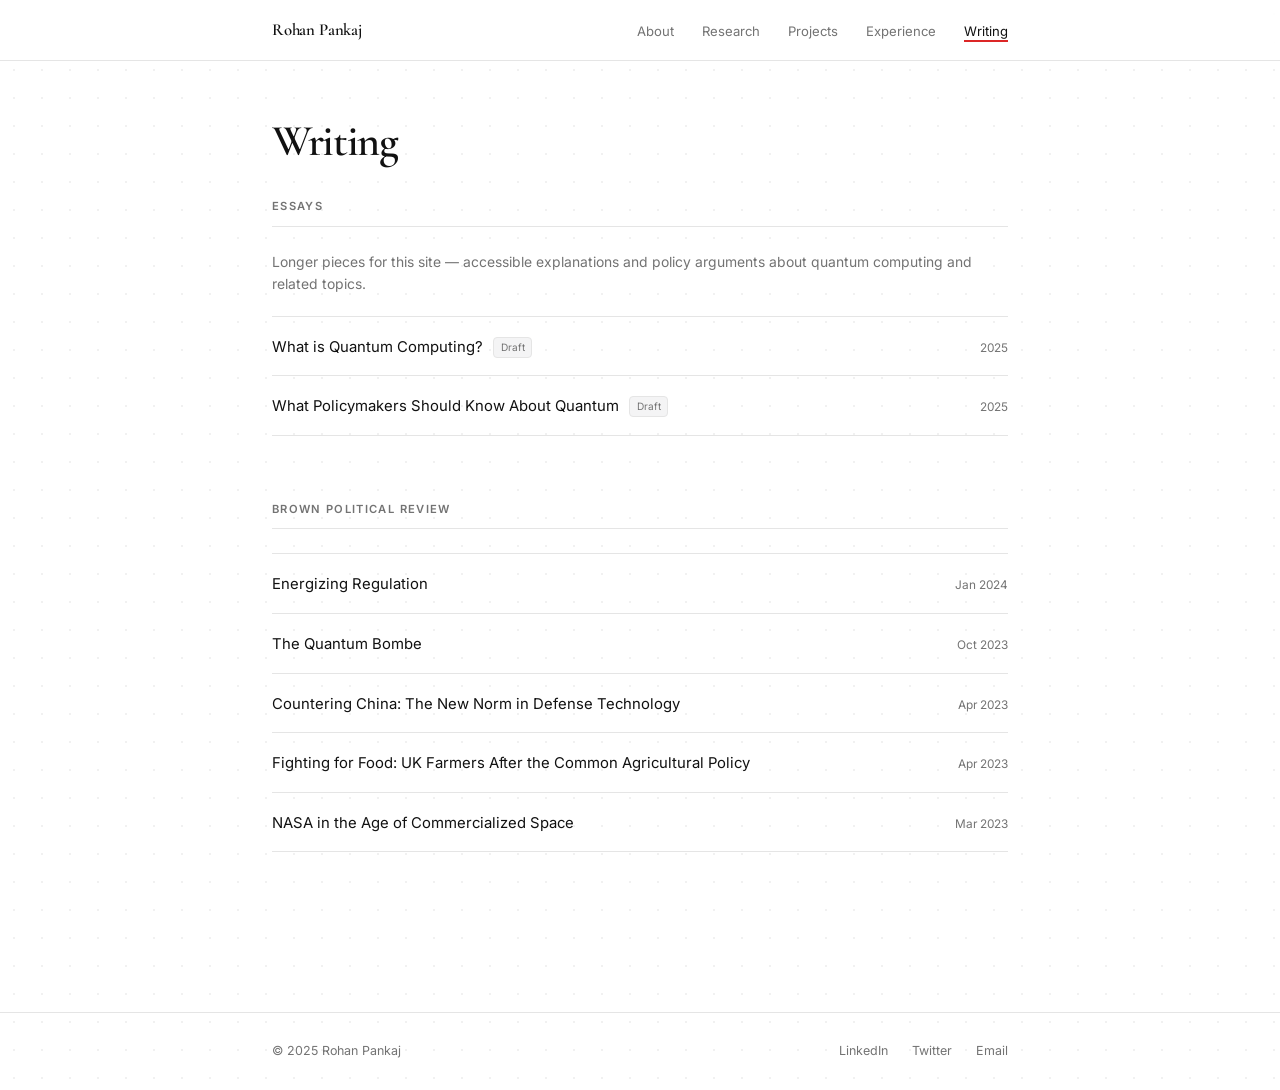
<file: writing.html>
<!DOCTYPE html>
<html lang="en">
<head>
  <meta charset="UTF-8" />
  <meta name="viewport" content="width=device-width, initial-scale=1.0" />
  <title>Writing &mdash; Rohan Pankaj</title>
  <meta name="description" content="Writing by Rohan Pankaj on quantum computing, science policy, energy, and technology." />
  <link rel="stylesheet" href="css/style.css" />
</head>
<body>

<nav>
  <div class="container">
    <a href="index.html" class="nav-name">Rohan Pankaj</a>
    <ul class="nav-links">
      <li><a href="about.html">About</a></li>
      <li><a href="research.html">Research</a></li>
      <li><a href="projects.html">Projects</a></li>
      <li><a href="experience.html">Experience</a></li>
      <li><a href="writing.html" class="active">Writing</a></li>
    </ul>
  </div>
</nav>

<main class="page-main">
  <div class="container">

    <h1 class="page-title fade-in">Writing</h1>

    <section class="section fade-in">
      <div class="section-header">
        <h2>Essays</h2>
      </div>
      <p style="font-size:0.87rem; color:var(--text-muted); margin-bottom:1.25rem; line-height:1.6;">
        Longer pieces for this site &mdash; accessible explanations and policy arguments
        about quantum computing and related topics.
      </p>
      <div class="writing-list">
        <div class="writing-item">
          <div class="writing-item-left">
            <a href="writing/what-is-quantum.html">What is Quantum Computing?</a>
            <span class="draft-badge">Draft</span>
          </div>
          <span class="date">2025</span>
        </div>
        <div class="writing-item">
          <div class="writing-item-left">
            <a href="writing/quantum-policy.html">What Policymakers Should Know About Quantum</a>
            <span class="draft-badge">Draft</span>
          </div>
          <span class="date">2025</span>
        </div>
      </div>
    </section>

    <section class="section fade-in">
      <div class="section-header">
        <h2>Brown Political Review</h2>
      </div>
      <div class="writing-list">
        <div class="writing-item">
          <div class="writing-item-left">
            <a href="https://brownpoliticalreview.org/2024/01/energizing-regulation/" target="_blank" rel="noopener">
              Energizing Regulation
            </a>
          </div>
          <span class="date">Jan 2024</span>
        </div>
        <div class="writing-item">
          <div class="writing-item-left">
            <a href="https://brownpoliticalreview.org/2023/10/the-quantum-bombe/" target="_blank" rel="noopener">
              The Quantum Bombe
            </a>
          </div>
          <span class="date">Oct 2023</span>
        </div>
        <div class="writing-item">
          <div class="writing-item-left">
            <a href="https://brownpoliticalreview.org/author/rpankaj/" target="_blank" rel="noopener">
              Countering China: The New Norm in Defense Technology
            </a>
          </div>
          <span class="date">Apr 2023</span>
        </div>
        <div class="writing-item">
          <div class="writing-item-left">
            <a href="https://brownpoliticalreview.org/author/rpankaj/" target="_blank" rel="noopener">
              Fighting for Food: UK Farmers After the Common Agricultural Policy
            </a>
          </div>
          <span class="date">Apr 2023</span>
        </div>
        <div class="writing-item">
          <div class="writing-item-left">
            <a href="https://brownpoliticalreview.org/author/rpankaj/" target="_blank" rel="noopener">
              NASA in the Age of Commercialized Space
            </a>
          </div>
          <span class="date">Mar 2023</span>
        </div>
      </div>
    </section>

  </div>
</main>

<footer>
  <div class="container">
    <span class="footer-copy">&copy; 2025 Rohan Pankaj</span>
    <div class="footer-links">
      <a href="https://linkedin.com/in/rohanpankaj" target="_blank" rel="noopener">LinkedIn</a>
      <a href="https://twitter.com/RohanSPankaj" target="_blank" rel="noopener">Twitter</a>
      <a href="mailto:rohan@rohanpankaj.com">Email</a>
    </div>
  </div>
</footer>

<script src="js/main.js"></script>

</body>
</html>
</file>
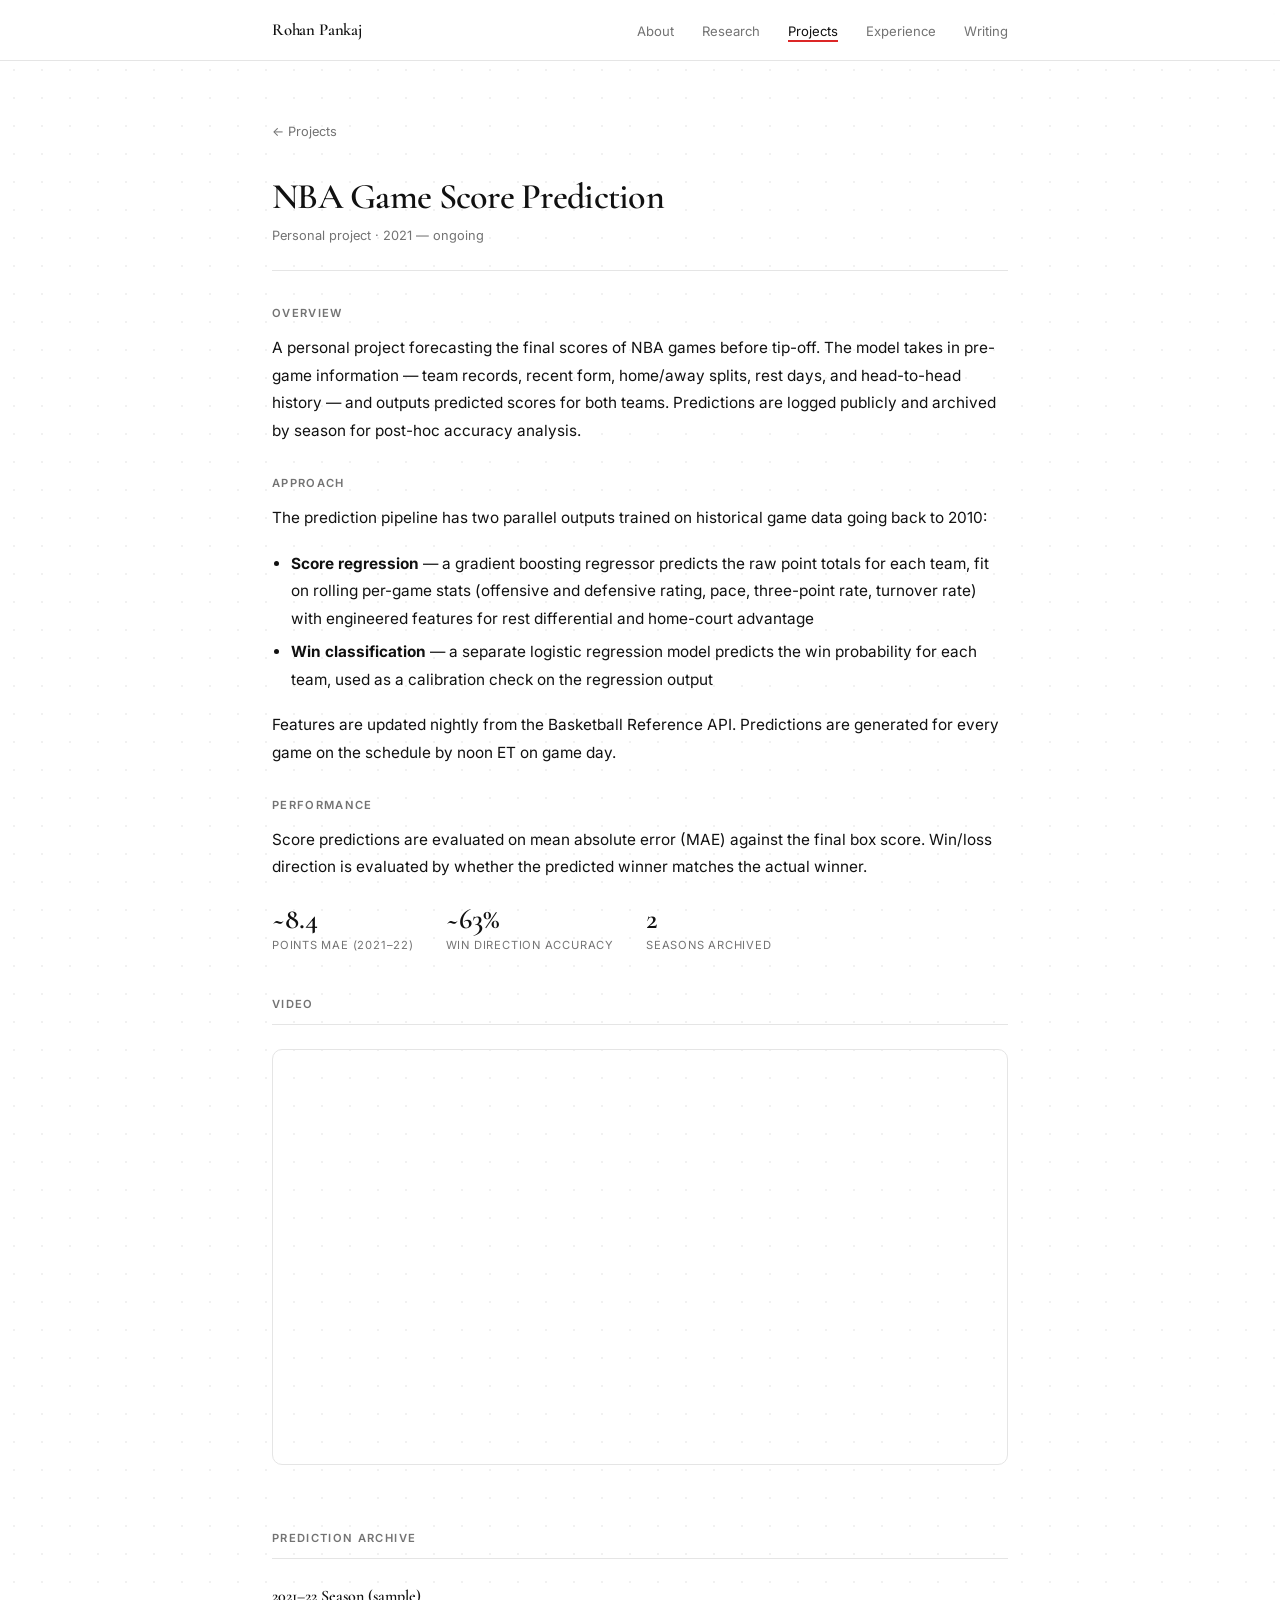
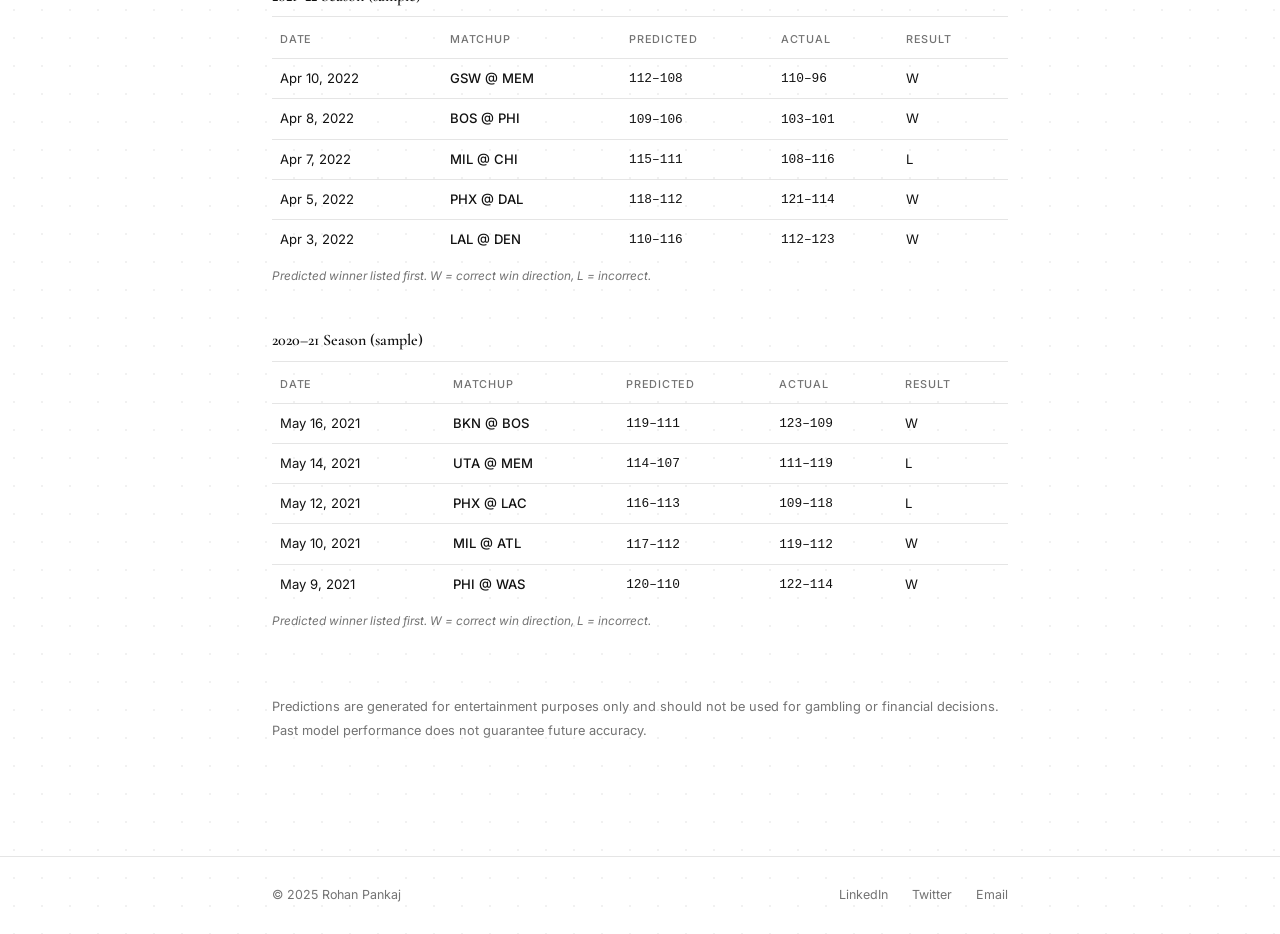
<file: projects/nba-predictions.html>
<!DOCTYPE html>
<html lang="en">
<head>
  <meta charset="UTF-8" />
  <meta name="viewport" content="width=device-width, initial-scale=1.0" />
  <title>NBA Game Score Prediction &mdash; Rohan Pankaj</title>
  <meta name="description" content="Machine learning models for predicting NBA game scores, with a public prediction archive going back to the 2020-21 season." />
  <link rel="stylesheet" href="../css/style.css" />
  <style>
    .season-block { margin-bottom: 2.5rem; }

    .season-title {
      font-family: var(--serif);
      font-size: 1rem;
      font-weight: 600;
      color: var(--text);
      margin-bottom: 0.9rem;
      padding-bottom: 0.45rem;
      border-bottom: 1px solid var(--border);
    }

    .pred-table {
      width: 100%;
      border-collapse: collapse;
      font-size: 0.82rem;
    }

    .pred-table th {
      text-align: left;
      font-weight: 500;
      font-size: 0.68rem;
      text-transform: uppercase;
      letter-spacing: 0.07em;
      color: var(--text-muted);
      padding: 0 0.5rem 0.55rem;
      border-bottom: 1px solid var(--border);
      font-family: var(--sans);
    }

    .pred-table td {
      padding: 0.55rem 0.5rem;
      border-bottom: 1px solid var(--border);
      color: var(--text);
      vertical-align: middle;
    }

    .pred-table tr:last-child td { border-bottom: none; }

    .team-cell { font-weight: 500; }

    .score-cell {
      font-family: ui-monospace, 'SF Mono', monospace;
      font-size: 0.8rem;
      white-space: nowrap;
    }

    .result-W { color: #2d6a2d; }
    .result-L { color: var(--accent); }

    .pred-note {
      font-size: 0.74rem;
      color: var(--text-muted);
      margin-top: 0.5rem;
      font-style: italic;
    }

    .stat-row {
      display: flex;
      gap: 2rem;
      flex-wrap: wrap;
      margin: 1.5rem 0;
    }

    .stat-item {
      display: flex;
      flex-direction: column;
      gap: 0.15rem;
    }

    .stat-value {
      font-family: var(--serif);
      font-size: 1.8rem;
      font-weight: 600;
      color: var(--text);
      line-height: 1;
    }

    .stat-label {
      font-size: 0.7rem;
      text-transform: uppercase;
      letter-spacing: 0.07em;
      color: var(--text-muted);
      font-family: var(--sans);
    }
  </style>
</head>
<body>

<nav>
  <div class="container">
    <a href="../index.html" class="nav-name">Rohan Pankaj</a>
    <ul class="nav-links">
      <li><a href="../about.html">About</a></li>
      <li><a href="../research.html">Research</a></li>
      <li><a href="../projects.html" class="active">Projects</a></li>
      <li><a href="../experience.html">Experience</a></li>
      <li><a href="../writing.html">Writing</a></li>
    </ul>
  </div>
</nav>

<main class="page-main">
  <div class="container">

    <a href="../projects.html" class="post-back">&larr; Projects</a>

    <div class="project-page-header">
      <h1>NBA Game Score Prediction</h1>
      <p class="project-page-meta">Personal project &middot; 2021 &mdash; ongoing</p>
    </div>

    <div class="prose fade-in">

      <h2>Overview</h2>
      <p>
        A personal project forecasting the final scores of NBA games before tip-off.
        The model takes in pre-game information &mdash; team records, recent form,
        home/away splits, rest days, and head-to-head history &mdash; and outputs
        predicted scores for both teams. Predictions are logged publicly and archived
        by season for post-hoc accuracy analysis.
      </p>

      <h2>Approach</h2>
      <p>
        The prediction pipeline has two parallel outputs trained on historical game data
        going back to 2010:
      </p>
      <ul>
        <li>
          <strong>Score regression</strong> &mdash; a gradient boosting regressor predicts
          the raw point totals for each team, fit on rolling per-game stats (offensive
          and defensive rating, pace, three-point rate, turnover rate) with engineered
          features for rest differential and home-court advantage
        </li>
        <li>
          <strong>Win classification</strong> &mdash; a separate logistic regression
          model predicts the win probability for each team, used as a calibration
          check on the regression output
        </li>
      </ul>
      <p>
        Features are updated nightly from the Basketball Reference API. Predictions
        are generated for every game on the schedule by noon ET on game day.
      </p>

      <h2>Performance</h2>
      <p>
        Score predictions are evaluated on mean absolute error (MAE) against the
        final box score. Win/loss direction is evaluated by whether the predicted
        winner matches the actual winner.
      </p>

    </div>

    <div class="stat-row fade-in">
      <div class="stat-item">
        <span class="stat-value">~8.4</span>
        <span class="stat-label">Points MAE (2021&ndash;22)</span>
      </div>
      <div class="stat-item">
        <span class="stat-value">~63%</span>
        <span class="stat-label">Win direction accuracy</span>
      </div>
      <div class="stat-item">
        <span class="stat-value">2</span>
        <span class="stat-label">Seasons archived</span>
      </div>
    </div>

    <section class="section fade-in" style="margin-top:2.5rem;">
      <div class="section-header">
        <h2>Video</h2>
      </div>
      <!-- Replace VIDEO_ID below with your YouTube video ID (the part after watch?v=) -->
      <div class="video-wrap">
        <iframe
          src="https://www.youtube.com/embed/VIDEO_ID_HERE"
          title="NBA Game Score Prediction — YouTube"
          allow="accelerometer; autoplay; clipboard-write; encrypted-media; gyroscope; picture-in-picture"
          allowfullscreen
        ></iframe>
      </div>
    </section>

    <section class="section fade-in" style="margin-top:2.5rem;">
      <div class="section-header">
        <h2>Prediction archive</h2>
      </div>

      <div class="season-block">
        <div class="season-title">2021&ndash;22 Season (sample)</div>
        <table class="pred-table">
          <thead>
            <tr>
              <th>Date</th>
              <th>Matchup</th>
              <th>Predicted</th>
              <th>Actual</th>
              <th>Result</th>
            </tr>
          </thead>
          <tbody>
            <tr>
              <td>Apr 10, 2022</td>
              <td class="team-cell">GSW @ MEM</td>
              <td class="score-cell">112&ndash;108</td>
              <td class="score-cell">110&ndash;96</td>
              <td class="result-W">W</td>
            </tr>
            <tr>
              <td>Apr 8, 2022</td>
              <td class="team-cell">BOS @ PHI</td>
              <td class="score-cell">109&ndash;106</td>
              <td class="score-cell">103&ndash;101</td>
              <td class="result-W">W</td>
            </tr>
            <tr>
              <td>Apr 7, 2022</td>
              <td class="team-cell">MIL @ CHI</td>
              <td class="score-cell">115&ndash;111</td>
              <td class="score-cell">108&ndash;116</td>
              <td class="result-L">L</td>
            </tr>
            <tr>
              <td>Apr 5, 2022</td>
              <td class="team-cell">PHX @ DAL</td>
              <td class="score-cell">118&ndash;112</td>
              <td class="score-cell">121&ndash;114</td>
              <td class="result-W">W</td>
            </tr>
            <tr>
              <td>Apr 3, 2022</td>
              <td class="team-cell">LAL @ DEN</td>
              <td class="score-cell">110&ndash;116</td>
              <td class="score-cell">112&ndash;123</td>
              <td class="result-W">W</td>
            </tr>
          </tbody>
        </table>
        <p class="pred-note">Predicted winner listed first. W = correct win direction, L = incorrect.</p>
      </div>

      <div class="season-block">
        <div class="season-title">2020&ndash;21 Season (sample)</div>
        <table class="pred-table">
          <thead>
            <tr>
              <th>Date</th>
              <th>Matchup</th>
              <th>Predicted</th>
              <th>Actual</th>
              <th>Result</th>
            </tr>
          </thead>
          <tbody>
            <tr>
              <td>May 16, 2021</td>
              <td class="team-cell">BKN @ BOS</td>
              <td class="score-cell">119&ndash;111</td>
              <td class="score-cell">123&ndash;109</td>
              <td class="result-W">W</td>
            </tr>
            <tr>
              <td>May 14, 2021</td>
              <td class="team-cell">UTA @ MEM</td>
              <td class="score-cell">114&ndash;107</td>
              <td class="score-cell">111&ndash;119</td>
              <td class="result-L">L</td>
            </tr>
            <tr>
              <td>May 12, 2021</td>
              <td class="team-cell">PHX @ LAC</td>
              <td class="score-cell">116&ndash;113</td>
              <td class="score-cell">109&ndash;118</td>
              <td class="result-L">L</td>
            </tr>
            <tr>
              <td>May 10, 2021</td>
              <td class="team-cell">MIL @ ATL</td>
              <td class="score-cell">117&ndash;112</td>
              <td class="score-cell">119&ndash;112</td>
              <td class="result-W">W</td>
            </tr>
            <tr>
              <td>May 9, 2021</td>
              <td class="team-cell">PHI @ WAS</td>
              <td class="score-cell">120&ndash;110</td>
              <td class="score-cell">122&ndash;114</td>
              <td class="result-W">W</td>
            </tr>
          </tbody>
        </table>
        <p class="pred-note">Predicted winner listed first. W = correct win direction, L = incorrect.</p>
      </div>

    </section>

    <div class="prose fade-in">
      <p style="font-size:0.8rem; color:var(--text-muted);">
        Predictions are generated for entertainment purposes only and should not be
        used for gambling or financial decisions. Past model performance does not
        guarantee future accuracy.
      </p>
    </div>

  </div>
</main>

<footer>
  <div class="container">
    <span class="footer-copy">&copy; 2025 Rohan Pankaj</span>
    <div class="footer-links">
      <a href="https://linkedin.com/in/rohanpankaj" target="_blank" rel="noopener">LinkedIn</a>
      <a href="https://twitter.com/RohanSPankaj" target="_blank" rel="noopener">Twitter</a>
      <a href="mailto:rohan@rohanpankaj.com">Email</a>
    </div>
  </div>
</footer>

<script src="../js/main.js"></script>

</body>
</html>
</file>
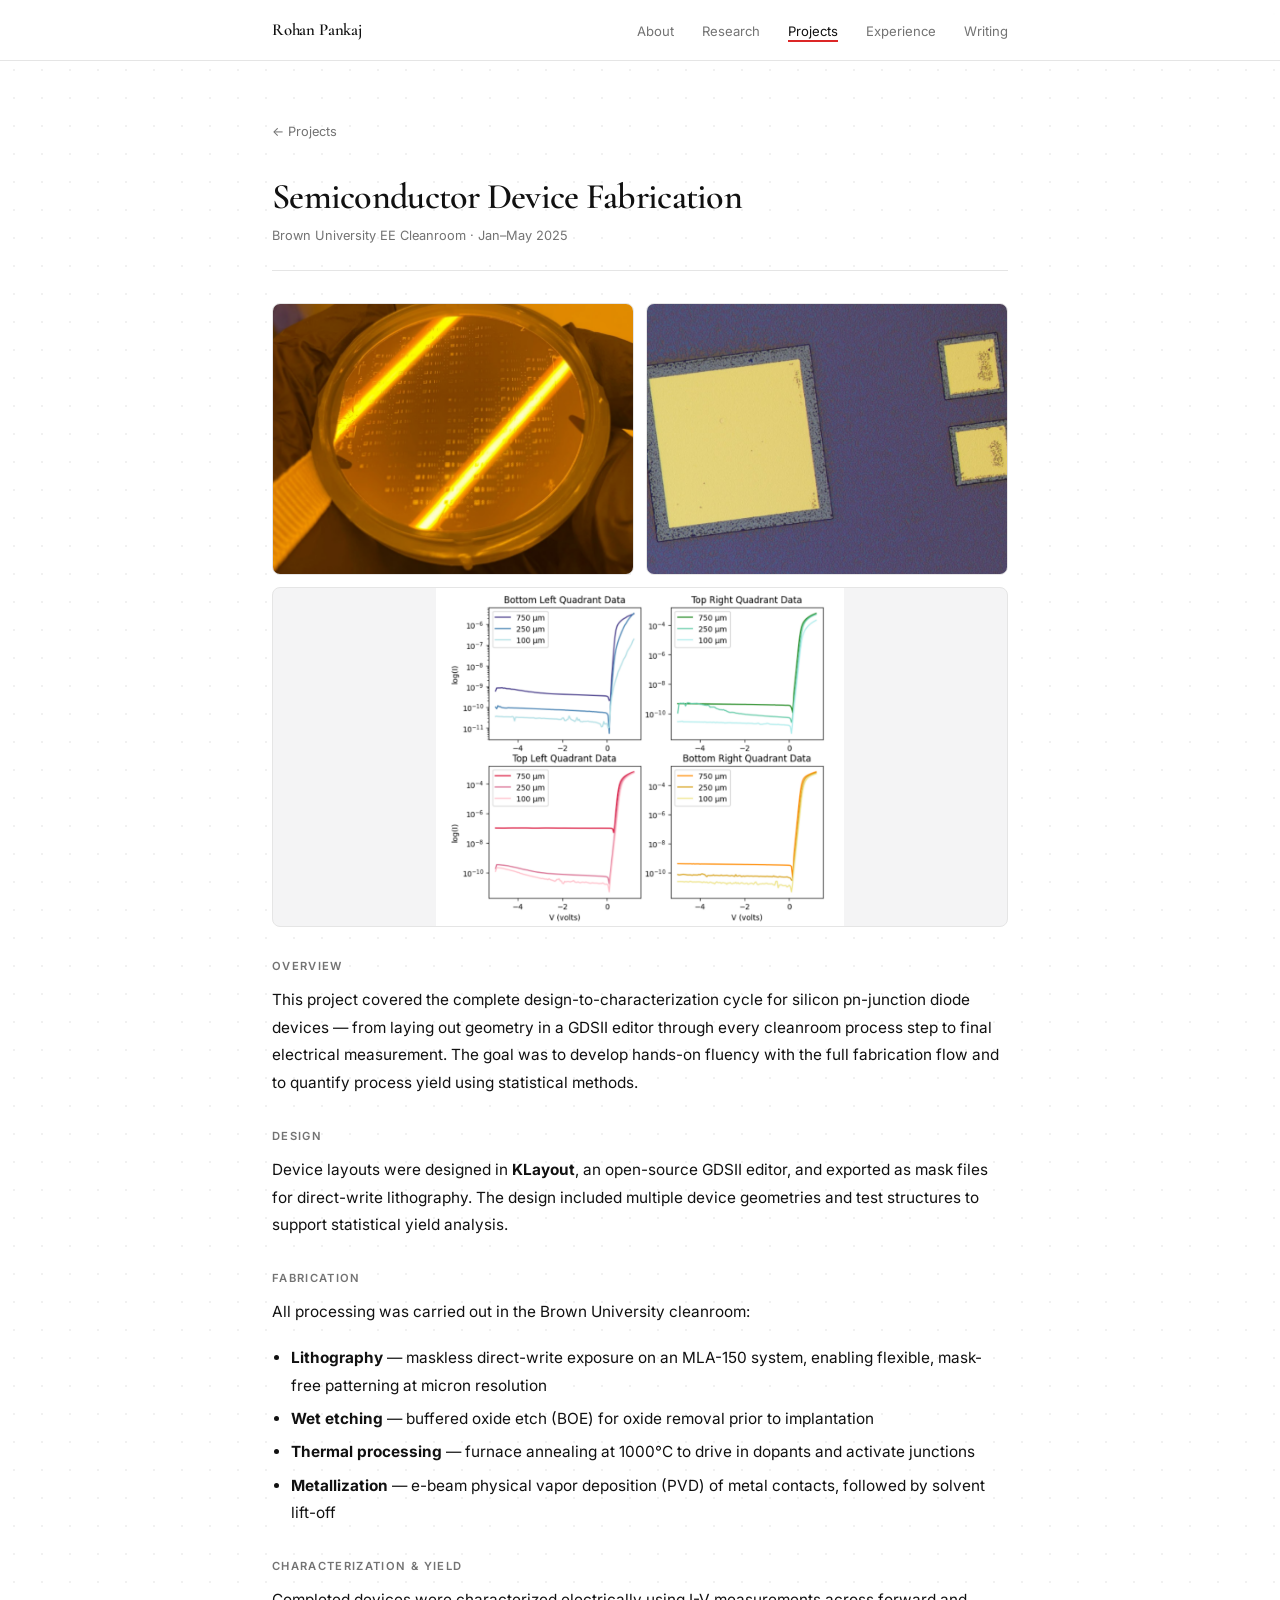
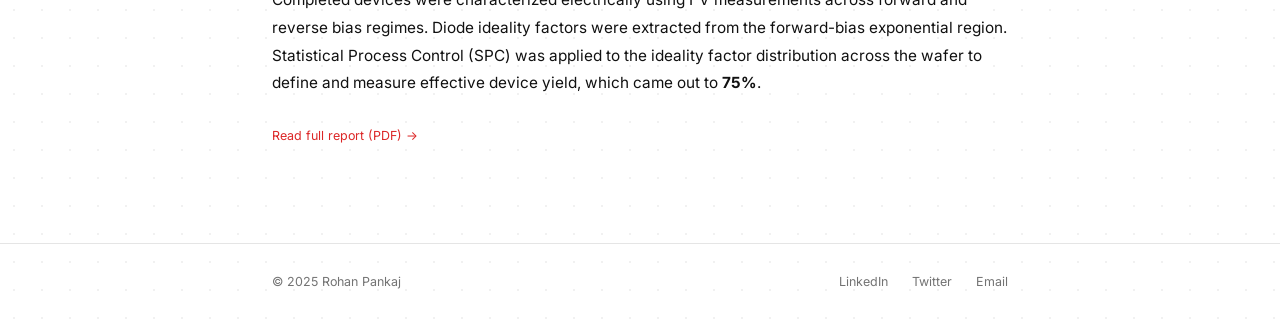
<file: projects/semiconductor.html>
<!DOCTYPE html>
<html lang="en">
<head>
  <meta charset="UTF-8" />
  <meta name="viewport" content="width=device-width, initial-scale=1.0" />
  <title>Semiconductor Device Fabrication &mdash; Rohan Pankaj</title>
  <meta name="description" content="pn-junction diode fabrication from KLayout layout to cleanroom processing and electrical characterization." />
  <link rel="stylesheet" href="../css/style.css" />
</head>
<body>

<nav>
  <div class="container">
    <a href="../index.html" class="nav-name">Rohan Pankaj</a>
    <ul class="nav-links">
      <li><a href="../about.html">About</a></li>
      <li><a href="../research.html">Research</a></li>
      <li><a href="../projects.html" class="active">Projects</a></li>
      <li><a href="../experience.html">Experience</a></li>
      <li><a href="../writing.html">Writing</a></li>
    </ul>
  </div>
</nav>

<main class="page-main">
  <div class="container">

    <a href="../projects.html" class="post-back">&larr; Projects</a>

    <div class="project-page-header">
      <h1>Semiconductor Device Fabrication</h1>
      <p class="project-page-meta">Brown University EE Cleanroom &middot; Jan&ndash;May 2025</p>
    </div>

    <div class="photo-grid fade-in">
      <img
        src="../photos/semiconductor_project/devices%20on%20wafer.png"
        alt="Fabricated pn-junction diode devices on silicon wafer"
      />
      <img
        src="../photos/semiconductor_project/devices.png"
        alt="Close-up of fabricated devices"
      />
      <img
        src="../photos/semiconductor_project/forward%20bias.png"
        alt="I-V characterization: forward bias curves"
        class="photo-wide"
        style="aspect-ratio: auto; max-height: 340px; object-fit: contain; background: var(--surface);"
      />
    </div>

    <div class="prose fade-in">

      <h2>Overview</h2>
      <p>
        This project covered the complete design-to-characterization cycle for silicon
        pn-junction diode devices &mdash; from laying out geometry in a GDSII editor through
        every cleanroom process step to final electrical measurement. The goal was to develop
        hands-on fluency with the full fabrication flow and to quantify process yield
        using statistical methods.
      </p>

      <h2>Design</h2>
      <p>
        Device layouts were designed in <strong>KLayout</strong>, an open-source GDSII editor,
        and exported as mask files for direct-write lithography. The design included
        multiple device geometries and test structures to support statistical yield analysis.
      </p>

      <h2>Fabrication</h2>
      <p>
        All processing was carried out in the Brown University cleanroom:
      </p>
      <ul>
        <li>
          <strong>Lithography</strong> &mdash; maskless direct-write exposure on an
          MLA-150 system, enabling flexible, mask-free patterning at micron resolution
        </li>
        <li>
          <strong>Wet etching</strong> &mdash; buffered oxide etch (BOE) for oxide removal
          prior to implantation
        </li>
        <li>
          <strong>Thermal processing</strong> &mdash; furnace annealing at 1000&deg;C
          to drive in dopants and activate junctions
        </li>
        <li>
          <strong>Metallization</strong> &mdash; e-beam physical vapor deposition (PVD)
          of metal contacts, followed by solvent lift-off
        </li>
      </ul>

      <h2>Characterization &amp; yield</h2>
      <p>
        Completed devices were characterized electrically using I-V measurements across
        forward and reverse bias regimes. Diode ideality factors were extracted from the
        forward-bias exponential region. Statistical Process Control (SPC) was applied
        to the ideality factor distribution across the wafer to define and measure
        effective device yield, which came out to <strong>75%</strong>.
      </p>

    </div>

    <div class="fade-in" style="margin-top: 1.5rem;">
      <a href="../docs/semiconductor-project.pdf" target="_blank" rel="noopener" class="project-link">
        Read full report (PDF) &rarr;
      </a>
    </div>

  </div>
</main>

<footer>
  <div class="container">
    <span class="footer-copy">&copy; 2025 Rohan Pankaj</span>
    <div class="footer-links">
      <a href="https://linkedin.com/in/rohanpankaj" target="_blank" rel="noopener">LinkedIn</a>
      <a href="https://twitter.com/RohanSPankaj" target="_blank" rel="noopener">Twitter</a>
      <a href="mailto:rohan@rohanpankaj.com">Email</a>
    </div>
  </div>
</footer>

<script src="../js/main.js"></script>

</body>
</html>
</file>
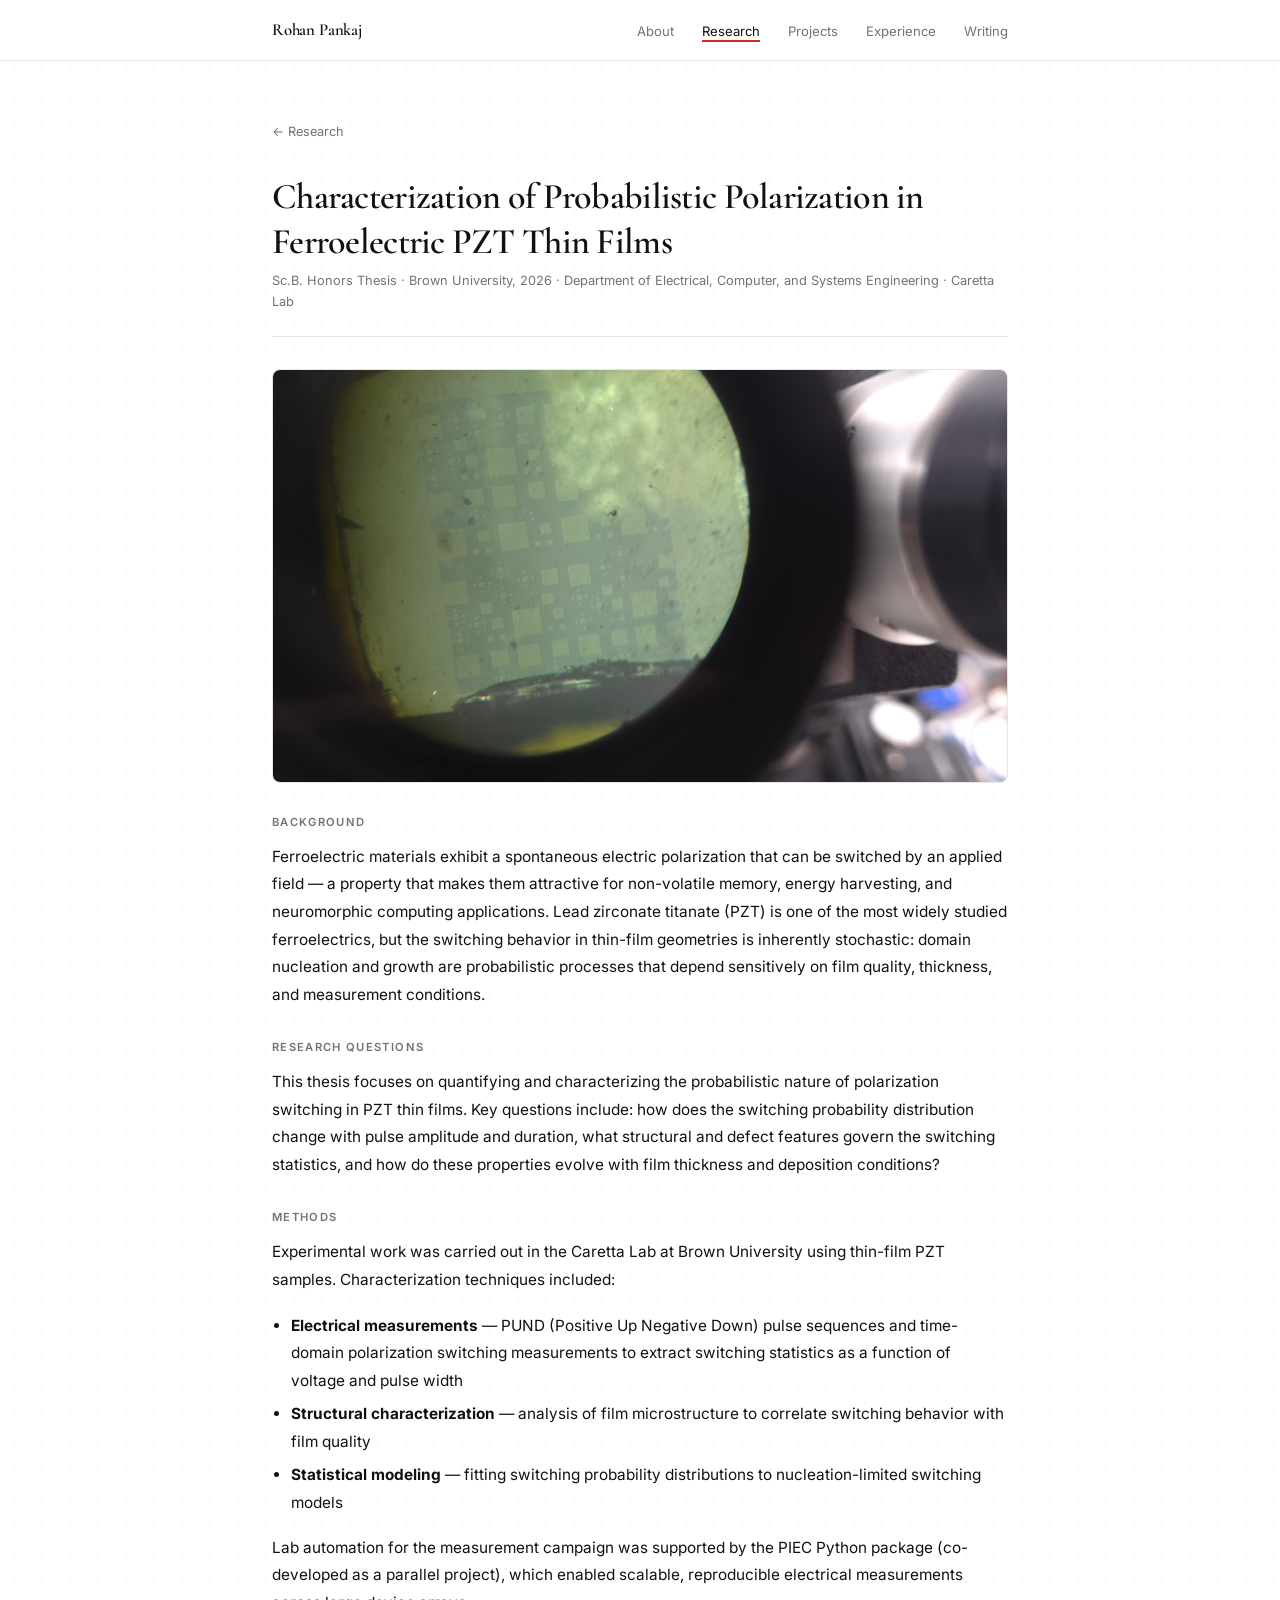
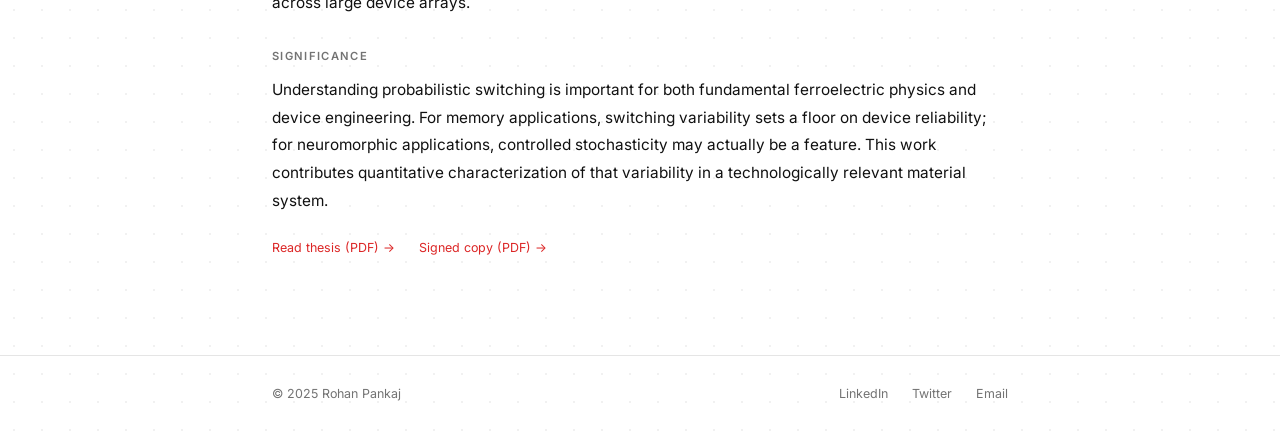
<file: projects/thesis.html>
<!DOCTYPE html>
<html lang="en">
<head>
  <meta charset="UTF-8" />
  <meta name="viewport" content="width=device-width, initial-scale=1.0" />
  <title>Honors Thesis &mdash; Rohan Pankaj</title>
  <meta name="description" content="Characterization of Probabilistic Polarization in Ferroelectric PZT Thin Films — Sc.B. Honors Thesis, Brown University 2026." />
  <link rel="stylesheet" href="../css/style.css" />
</head>
<body>

<nav>
  <div class="container">
    <a href="../index.html" class="nav-name">Rohan Pankaj</a>
    <ul class="nav-links">
      <li><a href="../about.html">About</a></li>
      <li><a href="../research.html" class="active">Research</a></li>
      <li><a href="../projects.html">Projects</a></li>
      <li><a href="../experience.html">Experience</a></li>
      <li><a href="../writing.html">Writing</a></li>
    </ul>
  </div>
</nav>

<main class="page-main">
  <div class="container">

    <a href="../research.html" class="post-back">&larr; Research</a>

    <div class="project-page-header">
      <h1>Characterization of Probabilistic Polarization in Ferroelectric PZT Thin Films</h1>
      <p class="project-page-meta">
        Sc.B. Honors Thesis &middot; Brown University, 2026 &middot;
        Department of Electrical, Computer, and Systems Engineering &middot;
        Caretta Lab
      </p>
    </div>

    <div class="photo-grid single fade-in">
      <img
        src="../photos/carettalab/20260220_102212.jpg"
        alt="Measurement setup in the Caretta Lab"
        style="aspect-ratio: 16/9; object-fit: cover;"
      />
    </div>

    <div class="prose fade-in">

      <h2>Background</h2>
      <p>
        Ferroelectric materials exhibit a spontaneous electric polarization that can be
        switched by an applied field &mdash; a property that makes them attractive for
        non-volatile memory, energy harvesting, and neuromorphic computing applications.
        Lead zirconate titanate (PZT) is one of the most widely studied ferroelectrics,
        but the switching behavior in thin-film geometries is inherently stochastic:
        domain nucleation and growth are probabilistic processes that depend sensitively
        on film quality, thickness, and measurement conditions.
      </p>

      <h2>Research questions</h2>
      <p>
        This thesis focuses on quantifying and characterizing the probabilistic nature
        of polarization switching in PZT thin films. Key questions include: how does the
        switching probability distribution change with pulse amplitude and duration, what
        structural and defect features govern the switching statistics, and how do these
        properties evolve with film thickness and deposition conditions?
      </p>

      <h2>Methods</h2>
      <p>
        Experimental work was carried out in the Caretta Lab at Brown University using
        thin-film PZT samples. Characterization techniques included:
      </p>
      <ul>
        <li>
          <strong>Electrical measurements</strong> &mdash; PUND (Positive Up Negative Down)
          pulse sequences and time-domain polarization switching measurements to extract
          switching statistics as a function of voltage and pulse width
        </li>
        <li>
          <strong>Structural characterization</strong> &mdash; analysis of film microstructure
          to correlate switching behavior with film quality
        </li>
        <li>
          <strong>Statistical modeling</strong> &mdash; fitting switching probability
          distributions to nucleation-limited switching models
        </li>
      </ul>
      <p>
        Lab automation for the measurement campaign was supported by the PIEC Python
        package (co-developed as a parallel project), which enabled scalable,
        reproducible electrical measurements across large device arrays.
      </p>

      <h2>Significance</h2>
      <p>
        Understanding probabilistic switching is important for both fundamental
        ferroelectric physics and device engineering. For memory applications, switching
        variability sets a floor on device reliability; for neuromorphic applications,
        controlled stochasticity may actually be a feature. This work contributes
        quantitative characterization of that variability in a technologically
        relevant material system.
      </p>

    </div>

    <div class="fade-in" style="margin-top: 1.5rem; display: flex; gap: 1.5rem; flex-wrap: wrap;">
      <a href="../docs/thesis.pdf" target="_blank" rel="noopener" class="project-link">
        Read thesis (PDF) &rarr;
      </a>
      <a href="../docs/thesis-signed.pdf" target="_blank" rel="noopener" class="project-link">
        Signed copy (PDF) &rarr;
      </a>
    </div>

  </div>
</main>

<footer>
  <div class="container">
    <span class="footer-copy">&copy; 2025 Rohan Pankaj</span>
    <div class="footer-links">
      <a href="https://linkedin.com/in/rohanpankaj" target="_blank" rel="noopener">LinkedIn</a>
      <a href="https://twitter.com/RohanSPankaj" target="_blank" rel="noopener">Twitter</a>
      <a href="mailto:rohan@rohanpankaj.com">Email</a>
    </div>
  </div>
</footer>

<script src="../js/main.js"></script>

</body>
</html>
</file>
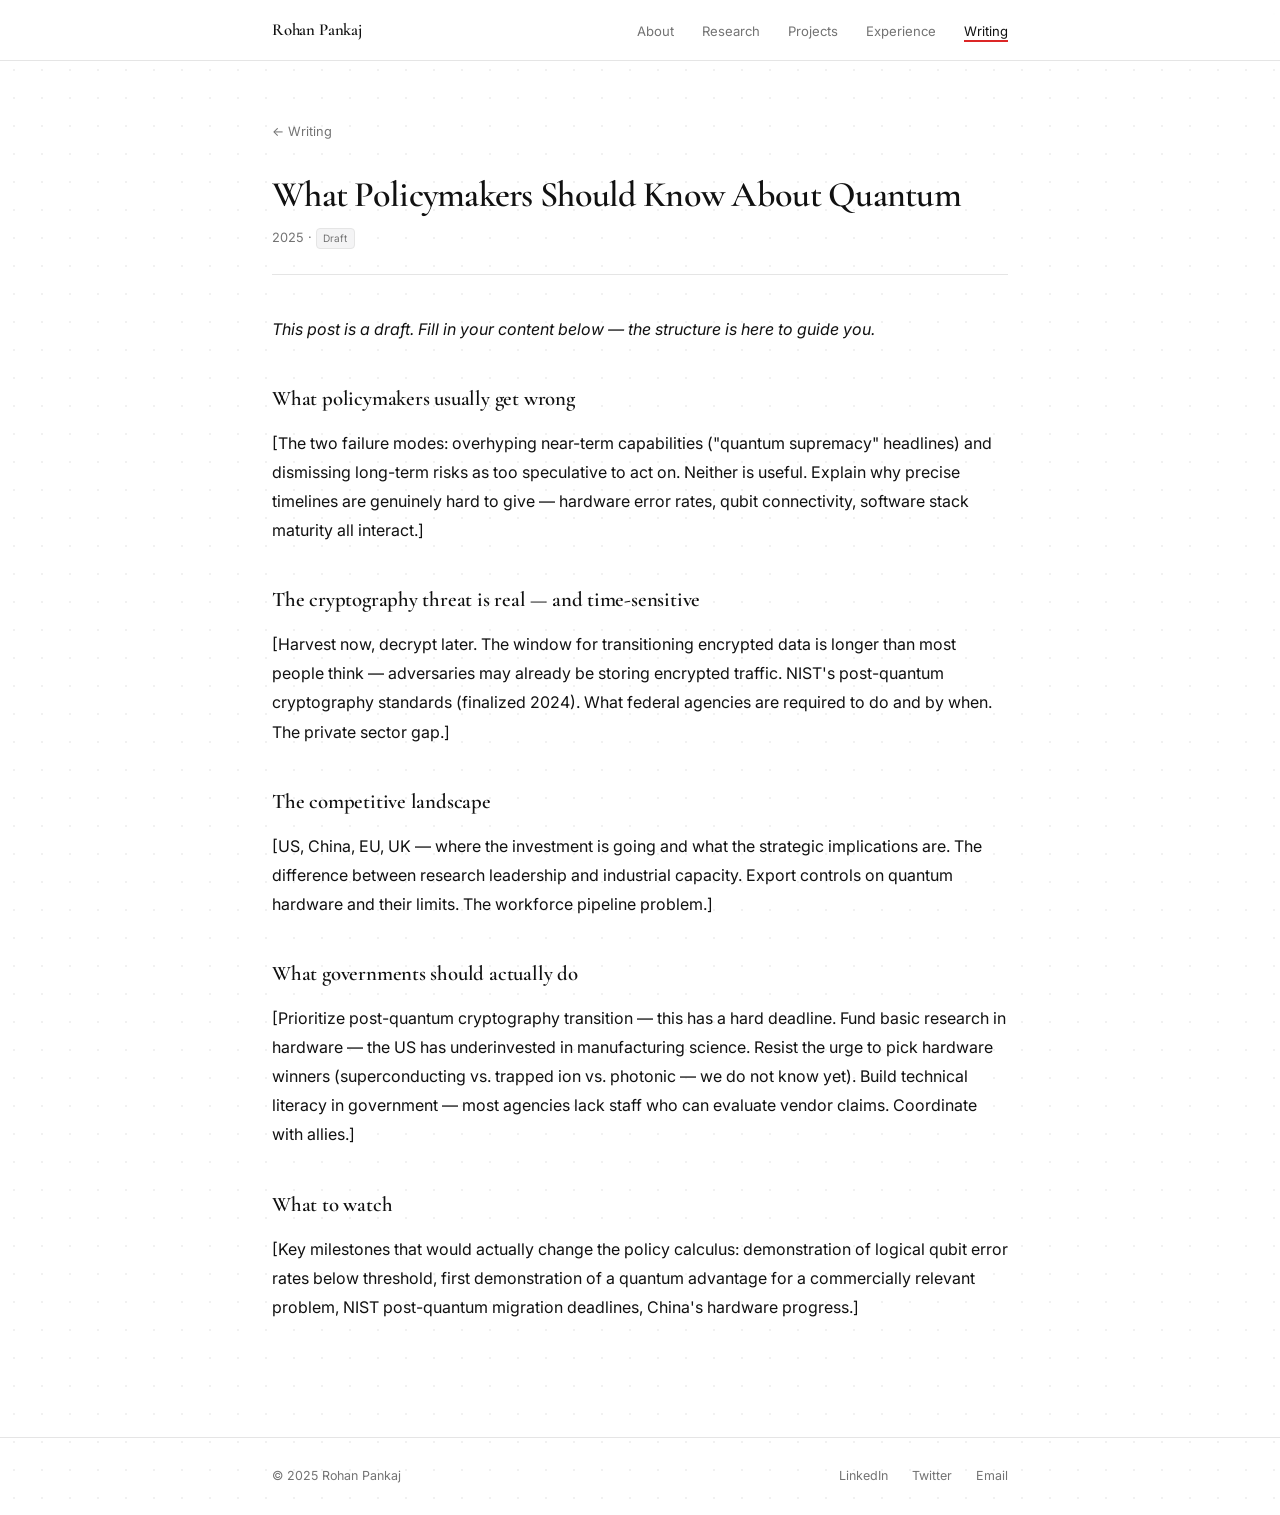
<file: writing/quantum-policy.html>
<!DOCTYPE html>
<html lang="en">
<head>
  <meta charset="UTF-8" />
  <meta name="viewport" content="width=device-width, initial-scale=1.0" />
  <title>What Policymakers Should Know About Quantum &mdash; Rohan Pankaj</title>
  <meta name="description" content="A primer on quantum computing for policymakers — the real risks, realistic timelines, and what governments should be doing now." />
  <link rel="stylesheet" href="../css/style.css" />
</head>
<body>

<nav>
  <div class="container">
    <a href="../index.html" class="nav-name">Rohan Pankaj</a>
    <ul class="nav-links">
      <li><a href="../about.html">About</a></li>
      <li><a href="../research.html">Research</a></li>
      <li><a href="../projects.html">Projects</a></li>
      <li><a href="../experience.html">Experience</a></li>
      <li><a href="../writing.html" class="active">Writing</a></li>
    </ul>
  </div>
</nav>

<main class="page-main">
  <div class="container">

    <a href="../writing.html" class="post-back">&larr; Writing</a>

    <div class="post-header">
      <h1>What Policymakers Should Know About Quantum</h1>
      <span class="post-meta">2025 &middot; <span class="draft-badge" style="margin-left:0;">Draft</span></span>
    </div>

    <div class="post-body">

      <p>
        <em>This post is a draft. Fill in your content below — the structure is here to guide you.</em>
      </p>

      <h2>What policymakers usually get wrong</h2>
      <p>
        [The two failure modes: overhyping near-term capabilities ("quantum supremacy"
        headlines) and dismissing long-term risks as too speculative to act on. Neither
        is useful. Explain why precise timelines are genuinely hard to give — hardware
        error rates, qubit connectivity, software stack maturity all interact.]
      </p>

      <h2>The cryptography threat is real — and time-sensitive</h2>
      <p>
        [Harvest now, decrypt later. The window for transitioning encrypted data is
        longer than most people think — adversaries may already be storing encrypted
        traffic. NIST's post-quantum cryptography standards (finalized 2024). What
        federal agencies are required to do and by when. The private sector gap.]
      </p>

      <h2>The competitive landscape</h2>
      <p>
        [US, China, EU, UK — where the investment is going and what the strategic
        implications are. The difference between research leadership and industrial
        capacity. Export controls on quantum hardware and their limits. The workforce
        pipeline problem.]
      </p>

      <h2>What governments should actually do</h2>
      <p>
        [Prioritize post-quantum cryptography transition — this has a hard deadline.
        Fund basic research in hardware — the US has underinvested in manufacturing
        science. Resist the urge to pick hardware winners (superconducting vs. trapped
        ion vs. photonic — we do not know yet). Build technical literacy in government —
        most agencies lack staff who can evaluate vendor claims. Coordinate with allies.]
      </p>

      <h2>What to watch</h2>
      <p>
        [Key milestones that would actually change the policy calculus: demonstration of
        logical qubit error rates below threshold, first demonstration of a quantum
        advantage for a commercially relevant problem, NIST post-quantum migration
        deadlines, China's hardware progress.]
      </p>

    </div>

  </div>
</main>

<footer>
  <div class="container">
    <span class="footer-copy">&copy; 2025 Rohan Pankaj</span>
    <div class="footer-links">
      <a href="https://linkedin.com/in/rohanpankaj" target="_blank" rel="noopener">LinkedIn</a>
      <a href="https://twitter.com/RohanSPankaj" target="_blank" rel="noopener">Twitter</a>
      <a href="mailto:rohan@rohanpankaj.com">Email</a>
    </div>
  </div>
</footer>

<script src="../js/main.js"></script>
</body>
</html>
</file>
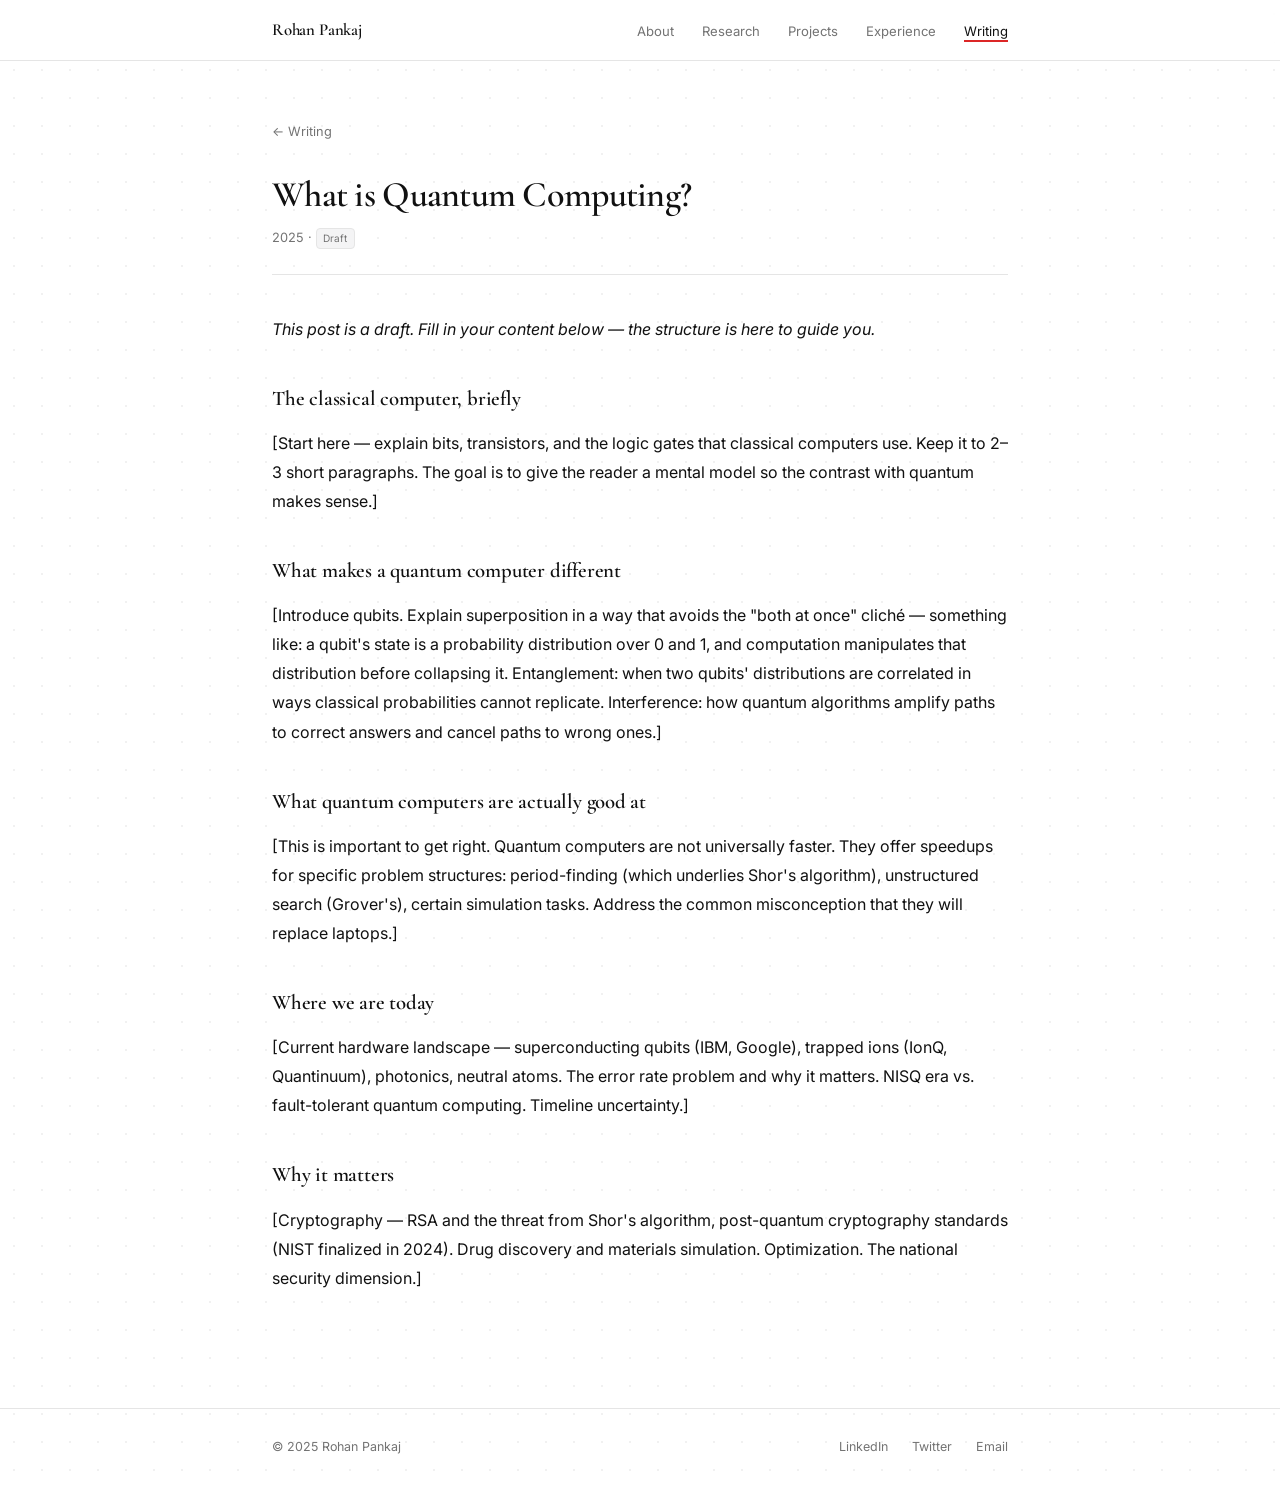
<file: writing/what-is-quantum.html>
<!DOCTYPE html>
<html lang="en">
<head>
  <meta charset="UTF-8" />
  <meta name="viewport" content="width=device-width, initial-scale=1.0" />
  <title>What is Quantum Computing? &mdash; Rohan Pankaj</title>
  <meta name="description" content="An accessible introduction to quantum computing — what it is, how it differs from classical computers, and why it matters." />
  <link rel="stylesheet" href="../css/style.css" />
</head>
<body>

<nav>
  <div class="container">
    <a href="../index.html" class="nav-name">Rohan Pankaj</a>
    <ul class="nav-links">
      <li><a href="../about.html">About</a></li>
      <li><a href="../research.html">Research</a></li>
      <li><a href="../projects.html">Projects</a></li>
      <li><a href="../experience.html">Experience</a></li>
      <li><a href="../writing.html" class="active">Writing</a></li>
    </ul>
  </div>
</nav>

<main class="page-main">
  <div class="container">

    <a href="../writing.html" class="post-back">&larr; Writing</a>

    <div class="post-header">
      <h1>What is Quantum Computing?</h1>
      <span class="post-meta">2025 &middot; <span class="draft-badge" style="margin-left:0;">Draft</span></span>
    </div>

    <div class="post-body">

      <p>
        <em>This post is a draft. Fill in your content below — the structure is here to guide you.</em>
      </p>

      <h2>The classical computer, briefly</h2>
      <p>
        [Start here — explain bits, transistors, and the logic gates that classical
        computers use. Keep it to 2–3 short paragraphs. The goal is to give the reader
        a mental model so the contrast with quantum makes sense.]
      </p>

      <h2>What makes a quantum computer different</h2>
      <p>
        [Introduce qubits. Explain superposition in a way that avoids the "both at once"
        cliché — something like: a qubit's state is a probability distribution over 0
        and 1, and computation manipulates that distribution before collapsing it.
        Entanglement: when two qubits' distributions are correlated in ways classical
        probabilities cannot replicate. Interference: how quantum algorithms amplify
        paths to correct answers and cancel paths to wrong ones.]
      </p>

      <h2>What quantum computers are actually good at</h2>
      <p>
        [This is important to get right. Quantum computers are not universally faster.
        They offer speedups for specific problem structures: period-finding (which
        underlies Shor's algorithm), unstructured search (Grover's), certain simulation
        tasks. Address the common misconception that they will replace laptops.]
      </p>

      <h2>Where we are today</h2>
      <p>
        [Current hardware landscape — superconducting qubits (IBM, Google), trapped ions
        (IonQ, Quantinuum), photonics, neutral atoms. The error rate problem and why it
        matters. NISQ era vs. fault-tolerant quantum computing. Timeline uncertainty.]
      </p>

      <h2>Why it matters</h2>
      <p>
        [Cryptography — RSA and the threat from Shor's algorithm, post-quantum
        cryptography standards (NIST finalized in 2024). Drug discovery and materials
        simulation. Optimization. The national security dimension.]
      </p>

    </div>

  </div>
</main>

<footer>
  <div class="container">
    <span class="footer-copy">&copy; 2025 Rohan Pankaj</span>
    <div class="footer-links">
      <a href="https://linkedin.com/in/rohanpankaj" target="_blank" rel="noopener">LinkedIn</a>
      <a href="https://twitter.com/RohanSPankaj" target="_blank" rel="noopener">Twitter</a>
      <a href="mailto:rohan@rohanpankaj.com">Email</a>
    </div>
  </div>
</footer>

<script src="../js/main.js"></script>
</body>
</html>
</file>
<file: css/style.css>
@import url('https://fonts.googleapis.com/css2?family=Cormorant+Garamond:ital,wght@0,400;0,600;1,400&family=Inter:wght@400;500&display=swap');

*, *::before, *::after {
  box-sizing: border-box;
  margin: 0;
  padding: 0;
}

:root {
  --bg: #ffffff;
  --surface: #f4f4f5;
  --text: #111111;
  --text-muted: #737373;
  --accent: #DC2626;
  --accent-rgb: 220,38,38;
  --accent-light: #fef2f2;
  --border: #e5e5e5;
  --max-w: 800px;
  --serif: 'Cormorant Garamond', Georgia, 'Times New Roman', serif;
  --sans: 'Inter', system-ui, -apple-system, sans-serif;
}

html {
  font-size: 16px;
  scroll-behavior: smooth;
}

body {
  background: var(--bg);
  background-image: radial-gradient(circle, rgba(0,0,0,0.055) 1px, transparent 1px);
  background-size: 28px 28px;
  color: var(--text);
  font-family: var(--sans);
  line-height: 1.65;
  min-height: 100vh;
  display: flex;
  flex-direction: column;
}

/* ── Layout ── */
.container {
  max-width: var(--max-w);
  margin: 0 auto;
  padding: 0 2rem;
}

main { flex: 1; }

/* Non-hero pages */
.page-main { padding: 3.5rem 0 6rem; }

/* Content block below the hero on the index page */
.page-content { padding: 2.5rem 0 6rem; }

/* ── Nav ── */
nav {
  position: sticky;
  top: 0;
  z-index: 100;
  background: rgba(255, 255, 255, 0.85);
  backdrop-filter: blur(14px);
  -webkit-backdrop-filter: blur(14px);
  border-bottom: 1px solid var(--border);
  padding: 1rem 0;
}

nav .container {
  display: flex;
  align-items: center;
  justify-content: space-between;
  flex-wrap: wrap;
  gap: 0.6rem;
}

.nav-name {
  font-family: var(--serif);
  font-weight: 600;
  font-size: 1.05rem;
  color: var(--text);
  text-decoration: none;
  letter-spacing: -0.01em;
  flex-shrink: 0;
  transition: color 0.15s;
}

.nav-name:hover { color: var(--accent); }

.nav-links {
  display: flex;
  flex-wrap: wrap;
  gap: 0.25rem 1.75rem;
  list-style: none;
}

.nav-links a {
  position: relative;
  color: var(--text-muted);
  text-decoration: none;
  font-size: 0.82rem;
  font-weight: 400;
  transition: color 0.15s;
  padding-bottom: 3px;
}

/* Slide-in underline on hover / active */
.nav-links a::after {
  content: '';
  position: absolute;
  bottom: 0;
  left: 0;
  width: 0;
  height: 1.5px;
  background: var(--accent);
  transition: width 0.22s ease;
}

.nav-links a:hover,
.nav-links a.active { color: var(--text); }

.nav-links a:hover::after,
.nav-links a.active::after { width: 100%; }

/* ── Footer ── */
footer {
  border-top: 1px solid var(--border);
  padding: 1.75rem 0;
}

footer .container {
  display: flex;
  justify-content: space-between;
  align-items: center;
  flex-wrap: wrap;
  gap: 0.5rem;
}

.footer-copy { font-size: 0.78rem; color: var(--text-muted); }

.footer-links { display: flex; gap: 1.5rem; }

.footer-links a {
  font-size: 0.78rem;
  color: var(--text-muted);
  text-decoration: none;
  transition: color 0.15s;
}

.footer-links a:hover { color: var(--accent); }

/* ── Typography ── */
h1 {
  font-family: var(--serif);
  font-size: 2.5rem;
  font-weight: 600;
  line-height: 1.15;
  letter-spacing: -0.02em;
}

/* Section headers use small uppercase labels */
h2 {
  font-family: var(--sans);
  font-size: 0.7rem;
  font-weight: 600;
  letter-spacing: 0.12em;
  text-transform: uppercase;
  color: var(--text-muted);
}

h3 {
  font-family: var(--sans);
  font-size: 0.93rem;
  font-weight: 500;
}

p { margin-bottom: 1rem; }
p:last-child { margin-bottom: 0; }

a { color: var(--accent); }

/* ── Sections ── */
.section { margin-bottom: 4rem; }

.section-header {
  display: flex;
  align-items: center;
  justify-content: space-between;
  border-bottom: 1px solid var(--border);
  padding-bottom: 0.65rem;
  margin-bottom: 1.5rem;
}

.section-header h2 { margin: 0; }

.see-all {
  font-size: 0.74rem;
  color: var(--text-muted);
  text-decoration: none;
  transition: color 0.12s;
}

.see-all:hover { color: var(--accent); }

/* ── Accent rule ── */
.accent-rule {
  display: block;
  width: 3.5rem;
  height: 2.5px;
  background: var(--accent);
  margin-bottom: 1.5rem;
  border-radius: 2px;
}

/* ── Hero (index page only — full-width section) ── */
.hero {
  position: relative;
  overflow: hidden;
  padding: 5.5rem 0 5rem;
  background: linear-gradient(150deg, #ffffff 55%, #fff8f8 100%);
}

#particles {
  position: absolute;
  inset: 0;
  width: 100%;
  height: 100%;
  pointer-events: none;
  z-index: 0;
}

/* Lift the container content above the particle canvas */
.hero .container {
  position: relative;
  z-index: 1;
}

.hero-inner {
  display: flex;
  align-items: center;
  gap: 3.5rem;
}

.hero-text { flex: 1; min-width: 0; }

.hero-visual {
  flex-shrink: 0;
  display: flex;
  flex-direction: column;
  align-items: center;
}

.hero h1 {
  font-size: clamp(3.2rem, 7vw, 5.5rem);
  margin-bottom: 1.25rem;
  letter-spacing: -0.04em;
  line-height: 0.92;
}

.tagline {
  font-size: 0.84rem;
  color: var(--text-muted);
  margin-bottom: 1.5rem;
  font-weight: 400;
  letter-spacing: 0.01em;
}

/* Typewriter container */
.hero-bio-wrap {
  max-width: 44ch;
}

.hero-bio {
  font-size: 0.96rem;
  line-height: 1.78;
  color: var(--text);
}

/* Blinking cursor */
.tw-cursor {
  color: var(--accent);
  font-weight: 300;
  animation: tw-blink 0.9s step-end infinite;
  margin-left: 1px;
  user-select: none;
}

@keyframes tw-blink {
  0%, 100% { opacity: 1; }
  50% { opacity: 0; }
}

/* Hero profile photo */
.hero-photo {
  width: 165px;
  height: 165px;
  border-radius: 50%;
  object-fit: cover;
  object-position: center top;
  border: 3px solid var(--accent);
  box-shadow: 0 6px 32px rgba(220, 38, 38, 0.14), 0 2px 10px rgba(0, 0, 0, 0.08);
  display: block;
}

/* ── Profile photo (about page) ── */
.about-header {
  display: flex;
  align-items: flex-start;
  gap: 2rem;
  margin-bottom: 2.5rem;
}

.about-photo {
  width: 120px;
  height: 120px;
  border-radius: 50%;
  object-fit: cover;
  object-position: center top;
  flex-shrink: 0;
  border: 2px solid var(--border);
  box-shadow: 0 4px 16px rgba(0, 0, 0, 0.08);
}

.about-header-text { flex: 1; }

.about-header-text .page-title { margin-bottom: 0.6rem; }

/* ── Lab photo ── */
.lab-photo-wrap { margin: 1.5rem 0 0.5rem; }

.lab-photo {
  width: 100%;
  border-radius: 10px;
  object-fit: cover;
  display: block;
  max-height: 340px;
  border: 1px solid var(--border);
}

.photo-caption {
  font-size: 0.74rem;
  color: var(--text-muted);
  margin-top: 0.5rem;
}

/* ── Writing list ── */
.writing-list { display: flex; flex-direction: column; }

.writing-item {
  display: flex;
  justify-content: space-between;
  align-items: baseline;
  padding: 1rem 0;
  border-bottom: 1px solid var(--border);
  gap: 1rem;
  transition: padding-left 0.2s ease;
}

.writing-item:first-child { border-top: 1px solid var(--border); }

.writing-item:hover { padding-left: 0.5rem; }

.writing-item-left { flex: 1; min-width: 0; }

.writing-item .source {
  font-size: 0.66rem;
  text-transform: uppercase;
  letter-spacing: 0.1em;
  color: var(--text-muted);
  display: block;
  margin-bottom: 0.15rem;
}

.writing-item a {
  text-decoration: none;
  color: var(--text);
  font-size: 0.93rem;
  transition: color 0.12s;
}

.writing-item a:hover { color: var(--accent); }

.writing-item .date {
  font-size: 0.74rem;
  color: var(--text-muted);
  white-space: nowrap;
  flex-shrink: 0;
}

.draft-badge {
  display: inline-block;
  font-size: 0.63rem;
  padding: 0.07rem 0.4rem;
  background: var(--surface);
  color: var(--text-muted);
  border-radius: 4px;
  vertical-align: middle;
  margin-left: 0.4rem;
  border: 1px solid var(--border);
}

/* ── Highlight strip (homepage) ── */
.highlight-strip {
  display: grid;
  grid-template-columns: repeat(3, 1fr);
  gap: 1rem;
}

.highlight-item {
  padding: 1.3rem 1.4rem;
  border: 1px solid var(--border);
  border-radius: 10px;
  display: flex;
  flex-direction: column;
  gap: 0.2rem;
  transition: border-color 0.22s ease, transform 0.22s ease;
  cursor: default;
}

.highlight-item:hover {
  border-color: rgba(var(--accent-rgb), 0.3);
  transform: translateY(-2px);
}

.highlight-num {
  font-family: var(--serif);
  font-size: 2.1rem;
  font-weight: 600;
  color: var(--accent);
  line-height: 1;
  letter-spacing: -0.02em;
}

.highlight-label {
  font-size: 0.83rem;
  font-weight: 500;
  color: var(--text);
  margin-top: 0.2rem;
}

.highlight-sub {
  font-size: 0.74rem;
  color: var(--text-muted);
  line-height: 1.45;
}

/* ── Project grid (projects page) ── */
.project-grid {
  display: grid;
  grid-template-columns: repeat(2, 1fr);
  gap: 1rem;
}

/* Award / featured card spans full width */
.project-card-award {
  grid-column: 1 / -1;
  background: var(--accent-light);
  border-color: rgba(var(--accent-rgb), 0.18);
}

.project-card-award:hover {
  border-color: rgba(var(--accent-rgb), 0.35);
}

.project-award-badge {
  display: inline-block;
  font-size: 0.64rem;
  padding: 0.18rem 0.6rem;
  background: var(--accent);
  color: #fff;
  border-radius: 20px;
  font-weight: 500;
  letter-spacing: 0.03em;
  white-space: nowrap;
  flex-shrink: 0;
  font-family: var(--sans);
}

/* ── Project cards ── */
.project-list {
  display: flex;
  flex-direction: column;
  gap: 1rem;
}

.project-card {
  position: relative;
  overflow: hidden;
  padding: 1.4rem 1.5rem 1.4rem 1.75rem;
  background: var(--bg);
  border-radius: 10px;
  border: 1px solid var(--border);
  transition: box-shadow 0.22s ease, border-color 0.22s ease, transform 0.22s ease;
}

/* Left-edge accent bar that slides in on hover */
.project-card::before {
  content: '';
  position: absolute;
  left: 0;
  top: 0;
  bottom: 0;
  width: 3px;
  background: var(--accent);
  transform: scaleY(0);
  transform-origin: center;
  transition: transform 0.25s ease;
  border-radius: 3px 0 0 3px;
}

.project-card:hover {
  box-shadow: 0 8px 32px rgba(0, 0, 0, 0.09), 0 2px 8px rgba(0, 0, 0, 0.04);
  border-color: rgba(var(--accent-rgb), 0.22);
  transform: translateY(-2px);
}

.project-card:hover::before { transform: scaleY(1); }

/* Equation watermark on hover */
.project-card::after {
  content: attr(data-eq);
  position: absolute;
  bottom: -0.5rem;
  right: 0.8rem;
  font-size: 2.2rem;
  font-family: ui-monospace, 'SF Mono', 'Cascadia Code', monospace;
  color: var(--accent);
  opacity: 0;
  transition: opacity 0.35s ease;
  pointer-events: none;
  user-select: none;
  white-space: nowrap;
  line-height: 1;
}

.project-card:hover::after { opacity: 0.07; }

.project-card-top {
  display: flex;
  align-items: baseline;
  justify-content: space-between;
  gap: 0.75rem;
  margin-bottom: 0.45rem;
  flex-wrap: wrap;
}

.project-org {
  font-size: 0.68rem;
  color: var(--text-muted);
  text-transform: uppercase;
  letter-spacing: 0.08em;
  white-space: nowrap;
  flex-shrink: 0;
}

.project-card p {
  font-size: 0.875rem;
  color: var(--text-muted);
  margin-bottom: 0.75rem;
  line-height: 1.65;
}

.project-card p:last-child { margin-bottom: 0; }

.project-link {
  font-size: 0.78rem;
  text-decoration: none;
  color: var(--accent);
  transition: opacity 0.12s;
}

.project-link:hover { opacity: 0.7; }

.skill-tags {
  display: flex;
  flex-wrap: wrap;
  gap: 0.3rem;
  margin-top: 0.65rem;
}

.skill-tag {
  font-size: 0.67rem;
  padding: 0.15rem 0.5rem;
  background: var(--surface);
  color: var(--text-muted);
  border-radius: 4px;
  border: 1px solid var(--border);
  letter-spacing: 0.01em;
  transition: background 0.15s, color 0.15s, border-color 0.15s;
  cursor: default;
}

.skill-tag:hover {
  background: var(--accent-light);
  border-color: rgba(var(--accent-rgb), 0.2);
  color: var(--accent);
}

/* ── Publications ── */
.pub-list { display: flex; flex-direction: column; }

.pub-item {
  padding: 1rem 0;
  border-bottom: 1px solid var(--border);
}

.pub-item:first-child { border-top: 1px solid var(--border); }

.pub-title {
  font-size: 0.93rem;
  font-weight: 500;
  margin-bottom: 0.3rem;
  line-height: 1.45;
}

.pub-authors {
  font-size: 0.78rem;
  color: var(--text-muted);
  margin-bottom: 0.25rem;
  line-height: 1.55;
}

.pub-venue {
  font-size: 0.78rem;
  color: var(--text-muted);
  margin-bottom: 0.35rem;
}

.pub-link {
  font-size: 0.78rem;
  color: var(--accent);
  text-decoration: none;
}

.pub-link:hover { text-decoration: underline; }

#pubs-loading {
  font-size: 0.85rem;
  color: var(--text-muted);
  padding: 1rem 0;
}

/* ── Experience ── */
.exp-list { display: flex; flex-direction: column; }

.exp-item {
  padding: 1.25rem 0;
  border-bottom: 1px solid var(--border);
}

.exp-item:first-child { border-top: 1px solid var(--border); }

.exp-header {
  display: flex;
  justify-content: space-between;
  align-items: baseline;
  flex-wrap: wrap;
  gap: 0.35rem;
  margin-bottom: 0.2rem;
}

.exp-role { font-weight: 500; font-size: 0.93rem; }

.exp-dates { font-size: 0.76rem; color: var(--text-muted); white-space: nowrap; }

.exp-org { font-size: 0.78rem; color: var(--text-muted); margin-bottom: 0.5rem; }

.exp-bullets { padding-left: 1.1rem; margin: 0; }

.exp-bullets li {
  font-size: 0.875rem;
  margin-bottom: 0.3rem;
  line-height: 1.6;
}

/* ── Prose ── */
.page-title {
  font-family: var(--serif);
  font-size: 2.75rem;
  font-weight: 600;
  letter-spacing: -0.03em;
  margin-bottom: 2rem;
  line-height: 1.1;
}

.prose { font-size: 0.96rem; line-height: 1.8; }

.prose h2 { margin-top: 1.8rem; margin-bottom: 0.65rem; }

.prose p { margin-bottom: 1.15rem; }

.prose a { text-underline-offset: 3px; text-decoration-thickness: 1px; }

.prose ul { padding-left: 1.2rem; margin-bottom: 1.1rem; }

.prose li { margin-bottom: 0.35rem; }

/* ── Education ── */
.edu-item {
  display: flex;
  justify-content: space-between;
  align-items: baseline;
  padding: 1rem 0;
  border-bottom: 1px solid var(--border);
  flex-wrap: wrap;
  gap: 0.25rem;
}

.edu-item:first-child { border-top: 1px solid var(--border); }

.edu-left h3 { font-size: 0.93rem; margin-bottom: 0.12rem; }

.edu-detail { font-size: 0.78rem; color: var(--text-muted); }

.edu-year { font-size: 0.78rem; color: var(--text-muted); white-space: nowrap; }

/* ── Post / article page ── */
.post-header {
  margin-bottom: 2.5rem;
  padding-bottom: 1.5rem;
  border-bottom: 1px solid var(--border);
}

.post-header h1 {
  font-family: var(--serif);
  font-size: 2.25rem;
  margin-bottom: 0.5rem;
}

.post-meta { font-size: 0.8rem; color: var(--text-muted); }

.post-back {
  display: inline-block;
  font-size: 0.8rem;
  color: var(--text-muted);
  text-decoration: none;
  margin-bottom: 2rem;
  transition: color 0.12s;
}

.post-back:hover { color: var(--accent); }

.post-body { font-size: 1rem; line-height: 1.82; }

/* Post subheadings use serif, not the small-caps h2 style */
.post-body h2 {
  font-family: var(--serif);
  font-size: 1.3rem;
  font-weight: 600;
  margin-top: 2.25rem;
  margin-bottom: 0.7rem;
  letter-spacing: -0.01em;
  text-transform: none;
  color: var(--text);
}

.post-body p { margin-bottom: 1.2rem; }

.post-body a { text-underline-offset: 3px; text-decoration-thickness: 1px; }

/* ── Timeline (projects page) ── */
.timeline {
  position: relative;
  padding-left: 1.5rem;
}

.timeline::before {
  content: '';
  position: absolute;
  left: 0;
  top: 0.45rem;
  bottom: 0.5rem;
  width: 1px;
  background: var(--border);
}

.tl-item {
  position: relative;
  margin-bottom: 2.25rem;
}

.tl-item:last-child { margin-bottom: 0; }

.tl-dot {
  position: absolute;
  left: -1.5rem;
  top: 0.38rem;
  width: 8px;
  height: 8px;
  border-radius: 50%;
  background: var(--accent);
  box-shadow: 0 0 0 2.5px var(--bg), 0 0 0 4px var(--border);
  transform: translateX(-3.5px);
}

.tl-item.tl-award .tl-dot {
  box-shadow: 0 0 0 2.5px var(--bg), 0 0 0 4px var(--accent);
}

.tl-date {
  font-size: 0.68rem;
  color: var(--text-muted);
  text-transform: uppercase;
  letter-spacing: 0.1em;
  font-weight: 500;
  margin-bottom: 0.55rem;
}

/* ── Project detail pages ── */
.project-page-header {
  margin-bottom: 2rem;
  padding-bottom: 1.5rem;
  border-bottom: 1px solid var(--border);
}

.project-page-header h1 {
  font-family: var(--serif);
  font-size: 2.25rem;
  font-weight: 600;
  letter-spacing: -0.02em;
  line-height: 1.25;
  margin-bottom: 0.4rem;
}

.project-page-meta { font-size: 0.8rem; color: var(--text-muted); }

/* ── Photo grid ── */
.photo-grid {
  display: grid;
  grid-template-columns: repeat(2, 1fr);
  gap: 0.75rem;
  margin: 1.5rem 0;
}

.photo-grid.single { grid-template-columns: 1fr; }

.photo-grid img {
  width: 100%;
  border-radius: 8px;
  object-fit: cover;
  aspect-ratio: 4/3;
  border: 1px solid var(--border);
  display: block;
}

.photo-grid .photo-wide {
  grid-column: 1 / -1;
  aspect-ratio: 16/9;
}

/* ── Responsive video embed ── */
.video-wrap {
  position: relative;
  padding-bottom: 56.25%;
  height: 0;
  overflow: hidden;
  border-radius: 10px;
  border: 1px solid var(--border);
  margin: 1.5rem 0;
}

.video-wrap iframe {
  position: absolute;
  top: 0;
  left: 0;
  width: 100%;
  height: 100%;
  border: 0;
}

/* ── Contact form ── */
.contact-form {
  display: flex;
  flex-direction: column;
  gap: 0.9rem;
  margin-top: 1.25rem;
  max-width: 480px;
}

.form-row {
  display: grid;
  grid-template-columns: 1fr 1fr;
  gap: 0.75rem;
}

.form-field { display: flex; flex-direction: column; gap: 0.3rem; }

.form-field label {
  font-size: 0.68rem;
  font-weight: 500;
  color: var(--text-muted);
  text-transform: uppercase;
  letter-spacing: 0.08em;
}

.form-field input,
.form-field textarea {
  font-family: var(--sans);
  font-size: 0.9rem;
  padding: 0.6rem 0.75rem;
  border: 1px solid var(--border);
  border-radius: 6px;
  background: var(--bg);
  color: var(--text);
  transition: border-color 0.15s, box-shadow 0.15s;
  outline: none;
  resize: vertical;
}

.form-field input:focus,
.form-field textarea:focus {
  border-color: var(--accent);
  box-shadow: 0 0 0 3px rgba(var(--accent-rgb), 0.08);
}

.form-field textarea { min-height: 110px; }

.form-submit {
  align-self: flex-start;
  padding: 0.6rem 1.5rem;
  background: var(--accent);
  color: #fff;
  border: none;
  border-radius: 6px;
  font-size: 0.875rem;
  font-family: var(--sans);
  cursor: pointer;
  transition: opacity 0.14s, transform 0.14s;
  letter-spacing: 0.01em;
  font-weight: 500;
}

.form-submit:hover { opacity: 0.88; transform: translateY(-1px); }

/* ── Scroll fade-in ── */
.fade-in {
  opacity: 0;
  transform: translateY(14px);
  transition: opacity 0.5s ease, transform 0.5s ease;
}

.fade-in.visible {
  opacity: 1;
  transform: translateY(0);
}

/* ── Responsive ── */
@media (max-width: 640px) {
  html { font-size: 15px; }

  .hero { padding: 3.5rem 0 3rem; }
  .hero h1 { font-size: 3rem; line-height: 0.95; }

  .hero-inner {
    flex-direction: column;
    gap: 2rem;
    align-items: flex-start;
  }

  /* Photo slides above text on mobile */
  .hero-visual { order: -1; align-self: center; }
  .hero-text { order: 1; }

  .hero-photo { width: 120px; height: 120px; }

  .nav-links { gap: 0.2rem 1.1rem; }

  .writing-item {
    flex-direction: column;
    gap: 0.15rem;
    align-items: flex-start;
  }

  .edu-item { flex-direction: column; gap: 0.1rem; }

  .exp-header { flex-direction: column; gap: 0.05rem; }

  .project-card-top { flex-direction: column; gap: 0.15rem; }

  .about-header { flex-direction: column; gap: 1rem; }

  .about-photo { width: 90px; height: 90px; }

  footer .container { flex-direction: column; align-items: flex-start; }

  .photo-grid { grid-template-columns: 1fr; }

  .form-row { grid-template-columns: 1fr; }

  .timeline { padding-left: 1.1rem; }
  .tl-dot { left: -1.1rem; }

  .page-title { font-size: 2.25rem; }
  .page-main { padding: 2.5rem 0 4rem; }

  .highlight-strip { grid-template-columns: 1fr; gap: 0.75rem; }
  .project-grid { grid-template-columns: 1fr; }
  .project-card-award { grid-column: 1; }
}
</file>
